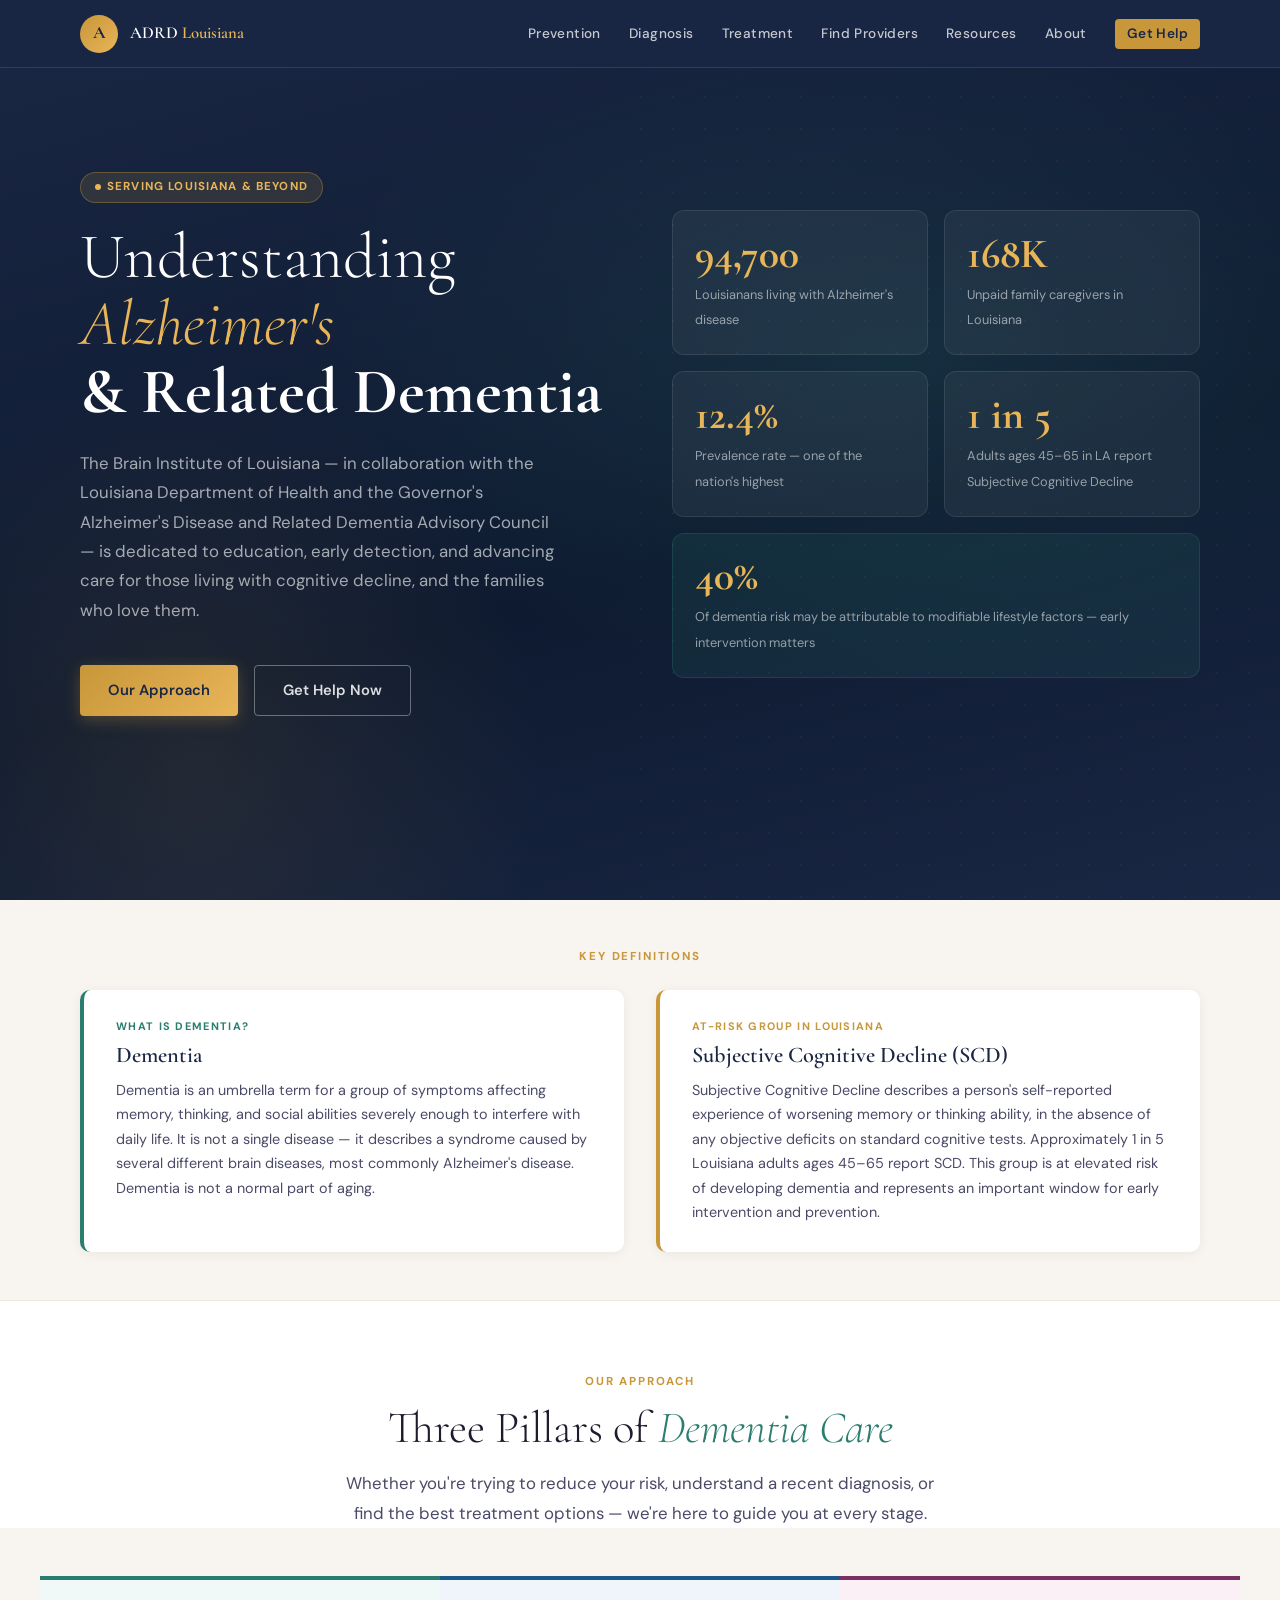
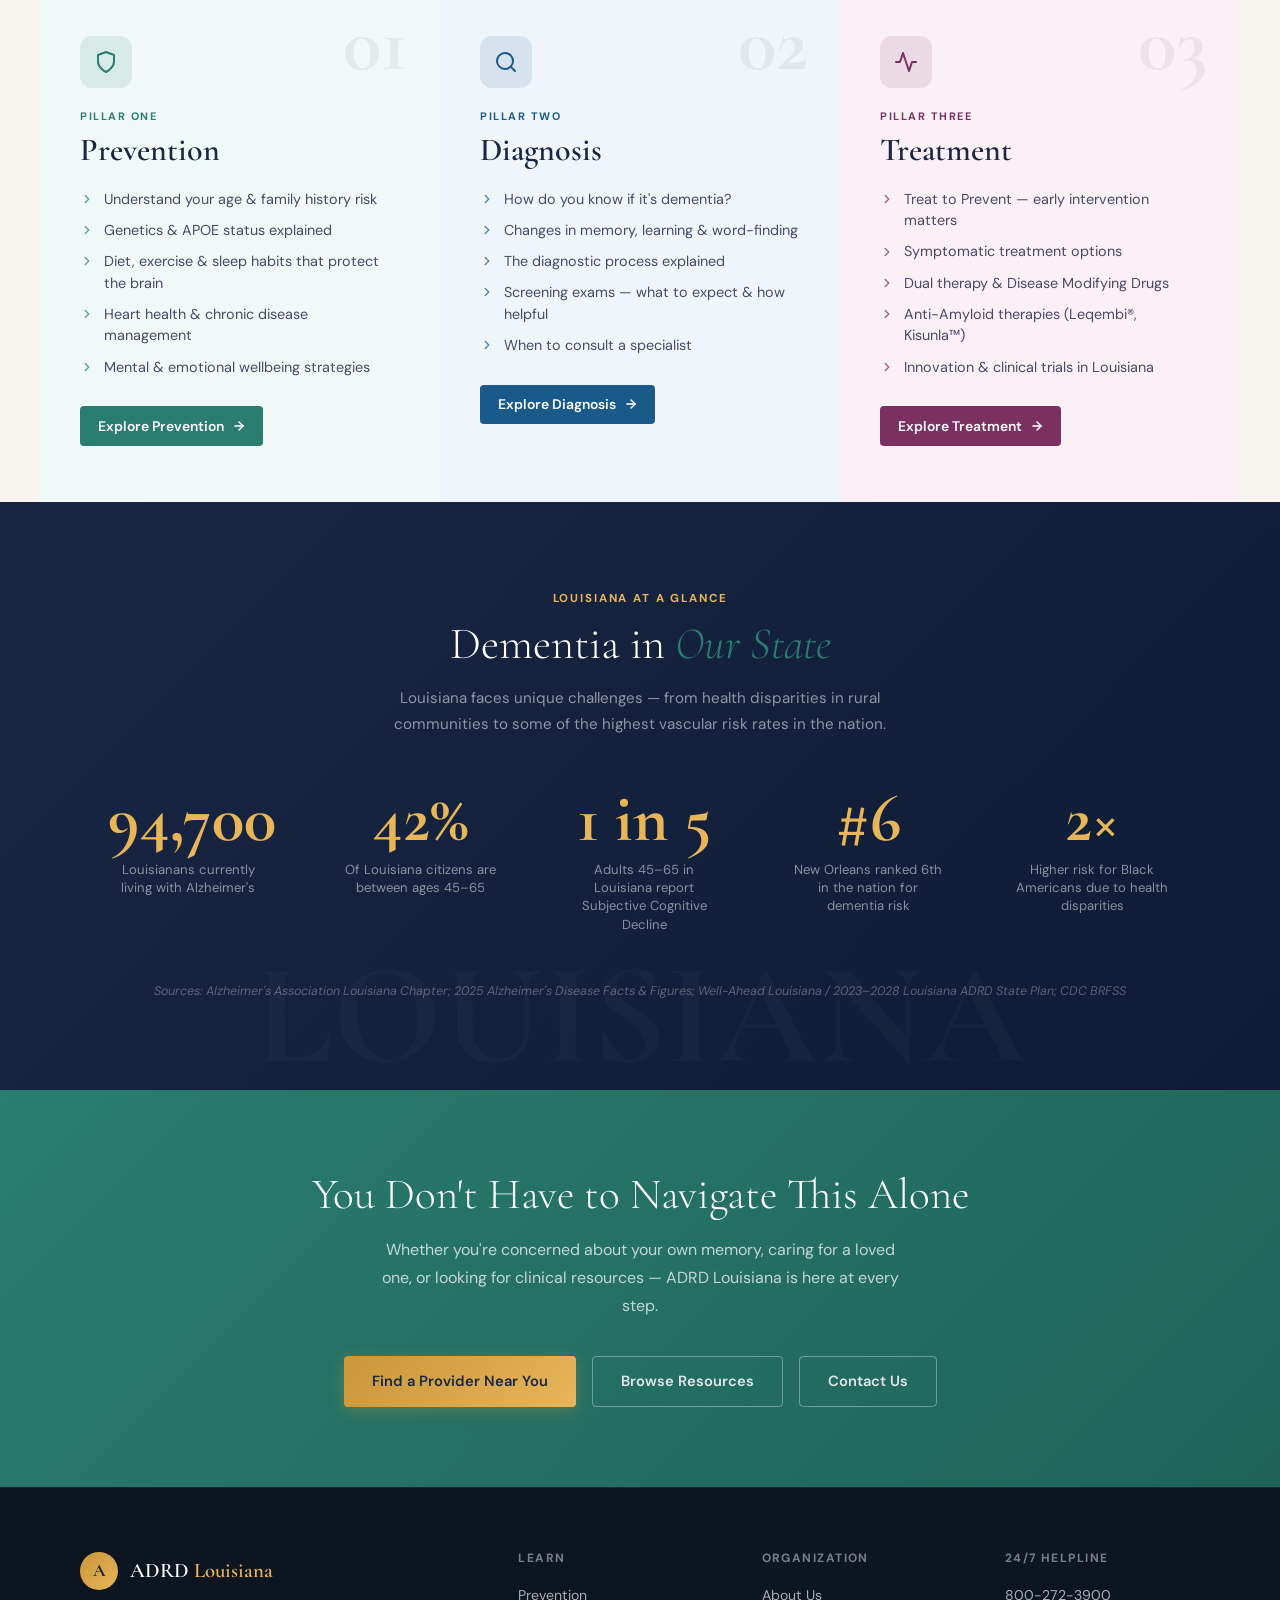
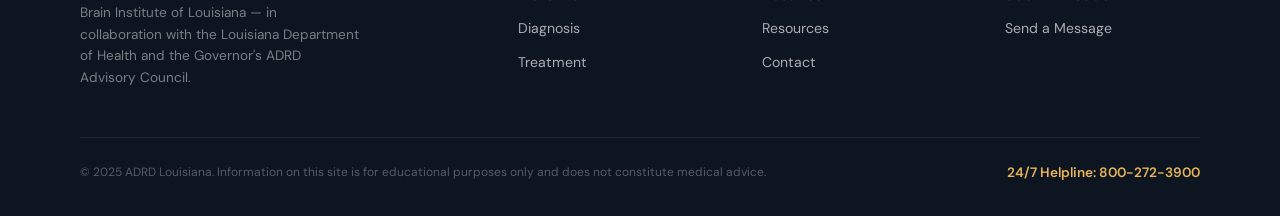
<file: index.html>
<!DOCTYPE html>
<html lang="en">
<head>
<meta charset="UTF-8"><meta name="viewport" content="width=device-width, initial-scale=1.0">
<title>ADRD Louisiana – Brain Institute of Louisiana</title>
<meta name="description" content="The Brain Institute of Louisiana — in collaboration with the Louisiana Department of Health and the Governor's Alzheimer's Disease and Related Dementia Advisory Council. Education, early detection, and care for those living with cognitive decline.">
<link rel="stylesheet" href="css/main.css">
<style>
.hero{min-height:100vh;background:var(--navy);position:relative;display:flex;align-items:center;overflow:hidden;padding-top:var(--nav-height);}
.hero-bg{position:absolute;inset:0;background:radial-gradient(ellipse 80% 60% at 70% 40%,rgba(42,125,111,.18) 0%,transparent 60%),radial-gradient(ellipse 50% 80% at 15% 85%,rgba(200,151,58,.10) 0%,transparent 55%),linear-gradient(165deg,#1a2744 0%,#0e1a30 60%,#1a2744 100%);}
.hero-mesh{position:absolute;right:0;top:0;bottom:0;width:50%;background-image:radial-gradient(circle at 1px 1px,rgba(255,255,255,.04) 1px,transparent 0);background-size:32px 32px;pointer-events:none;}
.hero-inner{position:relative;z-index:2;width:100%;max-width:1200px;margin:0 auto;padding:5rem 2.5rem;display:grid;grid-template-columns:1fr 1fr;gap:4rem;align-items:center;}
.hero h1{font-family:'Cormorant Garamond',serif;font-size:4rem;font-weight:300;line-height:1.05;color:var(--white);margin-bottom:1.5rem;}
.hero h1 em{font-style:italic;color:var(--gold-light);}
.hero h1 strong{font-weight:700;display:block;}
.hero-sub{font-size:1.05rem;color:rgba(255,255,255,.62);line-height:1.75;margin-bottom:2.5rem;max-width:480px;}
.hero-actions{display:flex;gap:1rem;flex-wrap:wrap;}
.hero-stats{display:grid;grid-template-columns:1fr 1fr;gap:1rem;}
.stat-card{background:rgba(255,255,255,.05);border:1px solid rgba(255,255,255,.09);border-radius:12px;padding:1.4rem;transition:background .25s;}
.stat-card:hover{background:rgba(255,255,255,.08);}
.stat-card.wide{grid-column:span 2;background:rgba(42,125,111,.14);border-color:rgba(42,125,111,.28);}
.stat-num{font-family:'Cormorant Garamond',serif;font-size:2.6rem;font-weight:700;color:var(--gold-light);line-height:1;display:block;margin-bottom:.35rem;}
.stat-label{font-size:.8rem;color:rgba(255,255,255,.55);line-height:1.4;}
.pillars-intro{background:var(--white);padding:4.5rem 2.5rem 0;text-align:center;}
.pillars-row{display:grid;grid-template-columns:repeat(3,1fr);max-width:1200px;margin:3rem auto 0;}
.pillar{padding:3.5rem 2.5rem;position:relative;overflow:hidden;transition:transform .3s;text-align:left;}
.pillar:hover{transform:translateY(-4px);}
.pillar-prevention{background:#f0f9f7;border-top:4px solid var(--prevention);}
.pillar-diagnosis{background:#f0f5fb;border-top:4px solid var(--diagnosis);}
.pillar-treatment{background:#faf0f6;border-top:4px solid var(--treatment);}
.pillar-num{position:absolute;top:1.5rem;right:2rem;font-family:'Cormorant Garamond',serif;font-size:5rem;font-weight:700;opacity:.06;line-height:1;pointer-events:none;}
.pillar-icon-wrap{width:52px;height:52px;border-radius:12px;display:flex;align-items:center;justify-content:center;margin-bottom:1.25rem;}
.pillar-prevention .pillar-icon-wrap{background:rgba(42,125,111,.12);color:var(--prevention);}
.pillar-diagnosis .pillar-icon-wrap{background:rgba(26,90,138,.12);color:var(--diagnosis);}
.pillar-treatment .pillar-icon-wrap{background:rgba(122,48,96,.12);color:var(--treatment);}
.pillar-tag{font-size:.68rem;font-weight:700;letter-spacing:.14em;text-transform:uppercase;margin-bottom:.4rem;display:block;}
.pillar-prevention .pillar-tag{color:var(--prevention);}
.pillar-diagnosis .pillar-tag{color:var(--diagnosis);}
.pillar-treatment .pillar-tag{color:var(--treatment);}
.pillar h2{font-family:'Cormorant Garamond',serif;font-size:2rem;font-weight:600;color:var(--navy);margin-bottom:1.25rem;}
.pillar ul{list-style:none;display:flex;flex-direction:column;gap:.6rem;margin-bottom:1.75rem;}
.pillar ul li{display:flex;align-items:flex-start;gap:.65rem;font-size:.9rem;color:var(--text-mid);line-height:1.5;}
.pillar ul li svg{flex-shrink:0;margin-top:.2rem;opacity:.7;}
.pillar-prevention ul li svg{stroke:var(--prevention);}
.pillar-diagnosis ul li svg{stroke:var(--diagnosis);}
.pillar-treatment ul li svg{stroke:var(--treatment);}
.pillar-cta{display:inline-flex;align-items:center;gap:.5rem;font-size:.87rem;font-weight:600;text-decoration:none;padding:.55rem 1.1rem;border-radius:4px;transition:all .2s;}
.pillar-prevention .pillar-cta{background:var(--prevention);color:var(--white);}
.pillar-prevention .pillar-cta:hover{background:#1f6357;}
.pillar-diagnosis .pillar-cta{background:var(--diagnosis);color:var(--white);}
.pillar-diagnosis .pillar-cta:hover{background:#134b78;}
.pillar-treatment .pillar-cta{background:var(--treatment);color:var(--white);}
.pillar-treatment .pillar-cta:hover{background:#63274f;}
.stats-band{background:linear-gradient(135deg,var(--navy) 0%,#0d1b36 100%);padding:5.5rem 2.5rem;text-align:center;position:relative;overflow:hidden;}
.stats-band::before{content:'LOUISIANA';position:absolute;bottom:-2.5rem;left:50%;transform:translateX(-50%);font-family:'Cormorant Garamond',serif;font-size:9rem;font-weight:700;color:rgba(255,255,255,.025);white-space:nowrap;pointer-events:none;}
.stats-row{display:flex;justify-content:center;gap:4rem;flex-wrap:wrap;margin-top:3rem;}
.big-stat{text-align:center;}
.big-stat-num{font-family:'Cormorant Garamond',serif;font-size:4.2rem;font-weight:700;color:var(--gold-light);line-height:1;display:block;}
.big-stat-label{font-size:.82rem;color:rgba(255,255,255,.5);margin-top:.5rem;max-width:160px;line-height:1.4;}
.stats-source{margin-top:3rem;font-size:.78rem;color:rgba(255,255,255,.3);font-style:italic;}
.cta-band{background:linear-gradient(135deg,var(--teal),#1f6357);padding:5rem 2.5rem;text-align:center;}
.cta-band h2{font-family:'Cormorant Garamond',serif;font-size:2.7rem;font-weight:300;color:var(--white);margin-bottom:1rem;}
.cta-band p{color:rgba(255,255,255,.72);max-width:520px;margin:0 auto 2.25rem;font-size:1rem;line-height:1.75;}
.cta-buttons{display:flex;gap:1rem;justify-content:center;flex-wrap:wrap;}
/* Definition box */
.def-band{background:var(--cream);padding:3rem 0;border-bottom:1px solid var(--cream-dark);}
.def-grid{display:grid;grid-template-columns:1fr 1fr;gap:2rem;}
.def-card{background:var(--white);border-radius:var(--radius);padding:1.75rem 2rem;border-left:4px solid var(--teal);box-shadow:var(--shadow-sm);}
.def-card h4{font-family:'Cormorant Garamond',serif;font-size:1.4rem;font-weight:600;color:var(--navy);margin-bottom:.6rem;}
.def-card p{font-size:.9rem;color:var(--text-mid);line-height:1.7;}
.def-card .def-tag{font-size:.68rem;font-weight:700;letter-spacing:.12em;text-transform:uppercase;color:var(--teal);margin-bottom:.4rem;display:block;}
@media(max-width:1024px){.hero-inner{grid-template-columns:1fr;}.hero-stats{display:none;}.hero h1{font-size:3rem;}.pillars-row{grid-template-columns:1fr;}}
@media(max-width:640px){.hero h1{font-size:2.5rem;}.stats-row{gap:2.5rem;}.def-grid{grid-template-columns:1fr;}}
</style>
</head>
<body>
<nav>
  <div class="nav-inner">
    <a href="index.html" class="nav-logo"><div class="nav-emblem">A</div><div class="nav-name">ADRD <span>Louisiana</span></div></a>
    <ul class="nav-links">
      <li><a href="prevention.html">Prevention</a></li>
      <li><a href="diagnosis.html">Diagnosis</a></li>
      <li><a href="treatment.html">Treatment</a></li>
      <li><a href="providers.html">Find Providers</a></li>
      <li><a href="resources.html">Resources</a></li>
      <li><a href="about.html">About</a></li>
      <li><a href="contact.html" class="nav-cta">Get Help</a></li>
    </ul>
    <button class="nav-toggle" aria-label="Toggle menu" aria-expanded="false"><span></span><span></span><span></span></button>
  </div>
</nav>

<section class="hero">
  <div class="hero-bg"></div><div class="hero-mesh"></div>
  <div class="hero-inner">
    <div>
      <div class="badge badge-gold badge-pulse animate-up" style="margin-bottom:1.25rem;">Serving Louisiana &amp; Beyond</div>
      <h1 class="animate-up delay-1">Understanding<br><em>Alzheimer's</em><br><strong>&amp; Related Dementia</strong></h1>
      <p class="hero-sub animate-up delay-2">The Brain Institute of Louisiana — in collaboration with the Louisiana Department of Health and the Governor's Alzheimer's Disease and Related Dementia Advisory Council — is dedicated to education, early detection, and advancing care for those living with cognitive decline, and the families who love them.</p>
      <div class="hero-actions animate-up delay-3">
        <a href="#pillars" class="btn btn-gold">Our Approach</a>
        <a href="contact.html" class="btn btn-outline-white">Get Help Now</a>
      </div>
    </div>
    <div class="hero-stats animate-up delay-4">
      <div class="stat-card"><span class="stat-num">94,700</span><span class="stat-label">Louisianans living with Alzheimer's disease</span></div>
      <div class="stat-card"><span class="stat-num">168K</span><span class="stat-label">Unpaid family caregivers in Louisiana</span></div>
      <div class="stat-card"><span class="stat-num">12.4%</span><span class="stat-label">Prevalence rate — one of the nation's highest</span></div>
      <div class="stat-card"><span class="stat-num">1 in 5</span><span class="stat-label">Adults ages 45–65 in LA report Subjective Cognitive Decline</span></div>
      <div class="stat-card wide"><span class="stat-num">40%</span><span class="stat-label">Of dementia risk may be attributable to modifiable lifestyle factors — early intervention matters</span></div>
    </div>
  </div>
</section>

<!-- DEFINITIONS BAND -->
<div class="def-band" id="definitions">
  <div class="container">
    <span class="section-eyebrow" style="text-align:center;display:block;margin-bottom:1.5rem;">Key Definitions</span>
    <div class="def-grid">
      <div class="def-card">
        <span class="def-tag">What is Dementia?</span>
        <h4>Dementia</h4>
        <p>Dementia is an umbrella term for a group of symptoms affecting memory, thinking, and social abilities severely enough to interfere with daily life. It is not a single disease — it describes a syndrome caused by several different brain diseases, most commonly Alzheimer's disease. Dementia is not a normal part of aging.</p>
      </div>
      <div class="def-card" style="border-left-color:var(--gold);">
        <span class="def-tag" style="color:var(--gold);">At-Risk Group in Louisiana</span>
        <h4>Subjective Cognitive Decline (SCD)</h4>
        <p>Subjective Cognitive Decline describes a person's self-reported experience of worsening memory or thinking ability, in the absence of any objective deficits on standard cognitive tests. Approximately 1 in 5 Louisiana adults ages 45–65 report SCD. This group is at elevated risk of developing dementia and represents an important window for early intervention and prevention.</p>
      </div>
    </div>
  </div>
</div>

<div class="pillars-intro" id="pillars">
  <div class="container" style="max-width:700px;">
    <span class="section-eyebrow">Our Approach</span>
    <h2 class="section-title">Three Pillars of <em>Dementia Care</em></h2>
    <p class="section-lead" style="margin:0 auto;">Whether you're trying to reduce your risk, understand a recent diagnosis, or find the best treatment options — we're here to guide you at every stage.</p>
  </div>
</div>

<div class="pillars-row">
  <div class="pillar pillar-prevention scroll-reveal">
    <div class="pillar-num">01</div>
    <div class="pillar-icon-wrap">
      <svg width="24" height="24" viewBox="0 0 24 24" fill="none" stroke="currentColor" stroke-width="2" stroke-linecap="round" stroke-linejoin="round"><path d="M12 22s8-4 8-10V5l-8-3-8 3v7c0 6 8 10 8 10z"/></svg>
    </div>
    <span class="pillar-tag">Pillar One</span>
    <h2>Prevention</h2>
    <ul>
      <li><svg width="14" height="14" viewBox="0 0 24 24" fill="none" stroke="currentColor" stroke-width="2.5" stroke-linecap="round" stroke-linejoin="round"><polyline points="9 18 15 12 9 6"/></svg>Understand your age &amp; family history risk</li>
      <li><svg width="14" height="14" viewBox="0 0 24 24" fill="none" stroke="currentColor" stroke-width="2.5" stroke-linecap="round" stroke-linejoin="round"><polyline points="9 18 15 12 9 6"/></svg>Genetics &amp; APOE status explained</li>
      <li><svg width="14" height="14" viewBox="0 0 24 24" fill="none" stroke="currentColor" stroke-width="2.5" stroke-linecap="round" stroke-linejoin="round"><polyline points="9 18 15 12 9 6"/></svg>Diet, exercise &amp; sleep habits that protect the brain</li>
      <li><svg width="14" height="14" viewBox="0 0 24 24" fill="none" stroke="currentColor" stroke-width="2.5" stroke-linecap="round" stroke-linejoin="round"><polyline points="9 18 15 12 9 6"/></svg>Heart health &amp; chronic disease management</li>
      <li><svg width="14" height="14" viewBox="0 0 24 24" fill="none" stroke="currentColor" stroke-width="2.5" stroke-linecap="round" stroke-linejoin="round"><polyline points="9 18 15 12 9 6"/></svg>Mental &amp; emotional wellbeing strategies</li>
    </ul>
    <a href="prevention.html" class="pillar-cta">Explore Prevention <svg width="14" height="14" viewBox="0 0 24 24" fill="none" stroke="currentColor" stroke-width="2.5" stroke-linecap="round" stroke-linejoin="round"><line x1="5" y1="12" x2="19" y2="12"/><polyline points="12 5 19 12 12 19"/></svg></a>
  </div>
  <div class="pillar pillar-diagnosis scroll-reveal">
    <div class="pillar-num">02</div>
    <div class="pillar-icon-wrap">
      <svg width="24" height="24" viewBox="0 0 24 24" fill="none" stroke="currentColor" stroke-width="2" stroke-linecap="round" stroke-linejoin="round"><circle cx="11" cy="11" r="8"/><line x1="21" y1="21" x2="16.65" y2="16.65"/></svg>
    </div>
    <span class="pillar-tag">Pillar Two</span>
    <h2>Diagnosis</h2>
    <ul>
      <li><svg width="14" height="14" viewBox="0 0 24 24" fill="none" stroke="currentColor" stroke-width="2.5" stroke-linecap="round" stroke-linejoin="round"><polyline points="9 18 15 12 9 6"/></svg>How do you know if it's dementia?</li>
      <li><svg width="14" height="14" viewBox="0 0 24 24" fill="none" stroke="currentColor" stroke-width="2.5" stroke-linecap="round" stroke-linejoin="round"><polyline points="9 18 15 12 9 6"/></svg>Changes in memory, learning &amp; word-finding</li>
      <li><svg width="14" height="14" viewBox="0 0 24 24" fill="none" stroke="currentColor" stroke-width="2.5" stroke-linecap="round" stroke-linejoin="round"><polyline points="9 18 15 12 9 6"/></svg>The diagnostic process explained</li>
      <li><svg width="14" height="14" viewBox="0 0 24 24" fill="none" stroke="currentColor" stroke-width="2.5" stroke-linecap="round" stroke-linejoin="round"><polyline points="9 18 15 12 9 6"/></svg>Screening exams — what to expect &amp; how helpful</li>
      <li><svg width="14" height="14" viewBox="0 0 24 24" fill="none" stroke="currentColor" stroke-width="2.5" stroke-linecap="round" stroke-linejoin="round"><polyline points="9 18 15 12 9 6"/></svg>When to consult a specialist</li>
    </ul>
    <a href="diagnosis.html" class="pillar-cta">Explore Diagnosis <svg width="14" height="14" viewBox="0 0 24 24" fill="none" stroke="currentColor" stroke-width="2.5" stroke-linecap="round" stroke-linejoin="round"><line x1="5" y1="12" x2="19" y2="12"/><polyline points="12 5 19 12 12 19"/></svg></a>
  </div>
  <div class="pillar pillar-treatment scroll-reveal">
    <div class="pillar-num">03</div>
    <div class="pillar-icon-wrap">
      <svg width="24" height="24" viewBox="0 0 24 24" fill="none" stroke="currentColor" stroke-width="2" stroke-linecap="round" stroke-linejoin="round"><path d="M22 12h-4l-3 9L9 3l-3 9H2"/></svg>
    </div>
    <span class="pillar-tag">Pillar Three</span>
    <h2>Treatment</h2>
    <ul>
      <li><svg width="14" height="14" viewBox="0 0 24 24" fill="none" stroke="currentColor" stroke-width="2.5" stroke-linecap="round" stroke-linejoin="round"><polyline points="9 18 15 12 9 6"/></svg>Treat to Prevent — early intervention matters</li>
      <li><svg width="14" height="14" viewBox="0 0 24 24" fill="none" stroke="currentColor" stroke-width="2.5" stroke-linecap="round" stroke-linejoin="round"><polyline points="9 18 15 12 9 6"/></svg>Symptomatic treatment options</li>
      <li><svg width="14" height="14" viewBox="0 0 24 24" fill="none" stroke="currentColor" stroke-width="2.5" stroke-linecap="round" stroke-linejoin="round"><polyline points="9 18 15 12 9 6"/></svg>Dual therapy &amp; Disease Modifying Drugs</li>
      <li><svg width="14" height="14" viewBox="0 0 24 24" fill="none" stroke="currentColor" stroke-width="2.5" stroke-linecap="round" stroke-linejoin="round"><polyline points="9 18 15 12 9 6"/></svg>Anti-Amyloid therapies (Leqembi®, Kisunla™)</li>
      <li><svg width="14" height="14" viewBox="0 0 24 24" fill="none" stroke="currentColor" stroke-width="2.5" stroke-linecap="round" stroke-linejoin="round"><polyline points="9 18 15 12 9 6"/></svg>Innovation &amp; clinical trials in Louisiana</li>
    </ul>
    <a href="treatment.html" class="pillar-cta">Explore Treatment <svg width="14" height="14" viewBox="0 0 24 24" fill="none" stroke="currentColor" stroke-width="2.5" stroke-linecap="round" stroke-linejoin="round"><line x1="5" y1="12" x2="19" y2="12"/><polyline points="12 5 19 12 12 19"/></svg></a>
  </div>
</div>

<section class="stats-band">
  <div class="container">
    <span class="section-eyebrow" style="color:var(--gold-light);">Louisiana at a Glance</span>
    <h2 class="section-title" style="color:var(--white);">Dementia in <em>Our State</em></h2>
    <p style="color:rgba(255,255,255,.52);max-width:560px;margin:0 auto;font-size:.95rem;line-height:1.7;">Louisiana faces unique challenges — from health disparities in rural communities to some of the highest vascular risk rates in the nation.</p>
    <div class="stats-row">
      <div class="big-stat scroll-reveal"><span class="big-stat-num">94,700</span><div class="big-stat-label">Louisianans currently living with Alzheimer's</div></div>
      <div class="big-stat scroll-reveal"><span class="big-stat-num">42%</span><div class="big-stat-label">Of Louisiana citizens are between ages 45–65</div></div>
      <div class="big-stat scroll-reveal"><span class="big-stat-num">1 in 5</span><div class="big-stat-label">Adults 45–65 in Louisiana report Subjective Cognitive Decline</div></div>
      <div class="big-stat scroll-reveal"><span class="big-stat-num">#6</span><div class="big-stat-label">New Orleans ranked 6th in the nation for dementia risk</div></div>
      <div class="big-stat scroll-reveal"><span class="big-stat-num">2×</span><div class="big-stat-label">Higher risk for Black Americans due to health disparities</div></div>
    </div>
    <p class="stats-source">Sources: Alzheimer's Association Louisiana Chapter; 2025 Alzheimer's Disease Facts &amp; Figures; Well-Ahead Louisiana / 2023–2028 Louisiana ADRD State Plan; CDC BRFSS</p>
  </div>
</section>

<section class="cta-band">
  <div class="container">
    <h2>You Don't Have to Navigate This Alone</h2>
    <p>Whether you're concerned about your own memory, caring for a loved one, or looking for clinical resources — ADRD Louisiana is here at every step.</p>
    <div class="cta-buttons">
      <a href="providers.html" class="btn btn-gold">Find a Provider Near You</a>
      <a href="resources.html" class="btn btn-outline-white">Browse Resources</a>
      <a href="contact.html" class="btn btn-outline-white">Contact Us</a>
    </div>
  </div>
</section>

<footer>
  <div class="container">
    <div class="footer-grid">
      <div><a href="index.html" class="footer-logo-wrap"><div class="nav-emblem">A</div><div class="footer-logo-name">ADRD <span>Louisiana</span></div></a><p class="footer-tagline">Brain Institute of Louisiana — in collaboration with the Louisiana Department of Health and the Governor's ADRD Advisory Council.</p></div>
      <div class="footer-col"><h4>Learn</h4><ul><li><a href="prevention.html">Prevention</a></li><li><a href="diagnosis.html">Diagnosis</a></li><li><a href="treatment.html">Treatment</a></li></ul></div>
      <div class="footer-col"><h4>Organization</h4><ul><li><a href="about.html">About Us</a></li><li><a href="resources.html">Resources</a></li><li><a href="contact.html">Contact</a></li></ul></div>
      <div class="footer-col"><h4>24/7 Helpline</h4><ul><li><a href="tel:8002723900">800-272-3900</a></li><li><a href="contact.html">Send a Message</a></li></ul></div>
    </div>
    <div class="footer-bottom">
      <p class="footer-legal">© 2025 ADRD Louisiana. Information on this site is for educational purposes only and does not constitute medical advice.</p>
      <div class="footer-helpline">24/7 Helpline: 800-272-3900</div>
    </div>
  </div>
</footer>
<script src="js/main.js"></script>
</body>
</html>
</file>
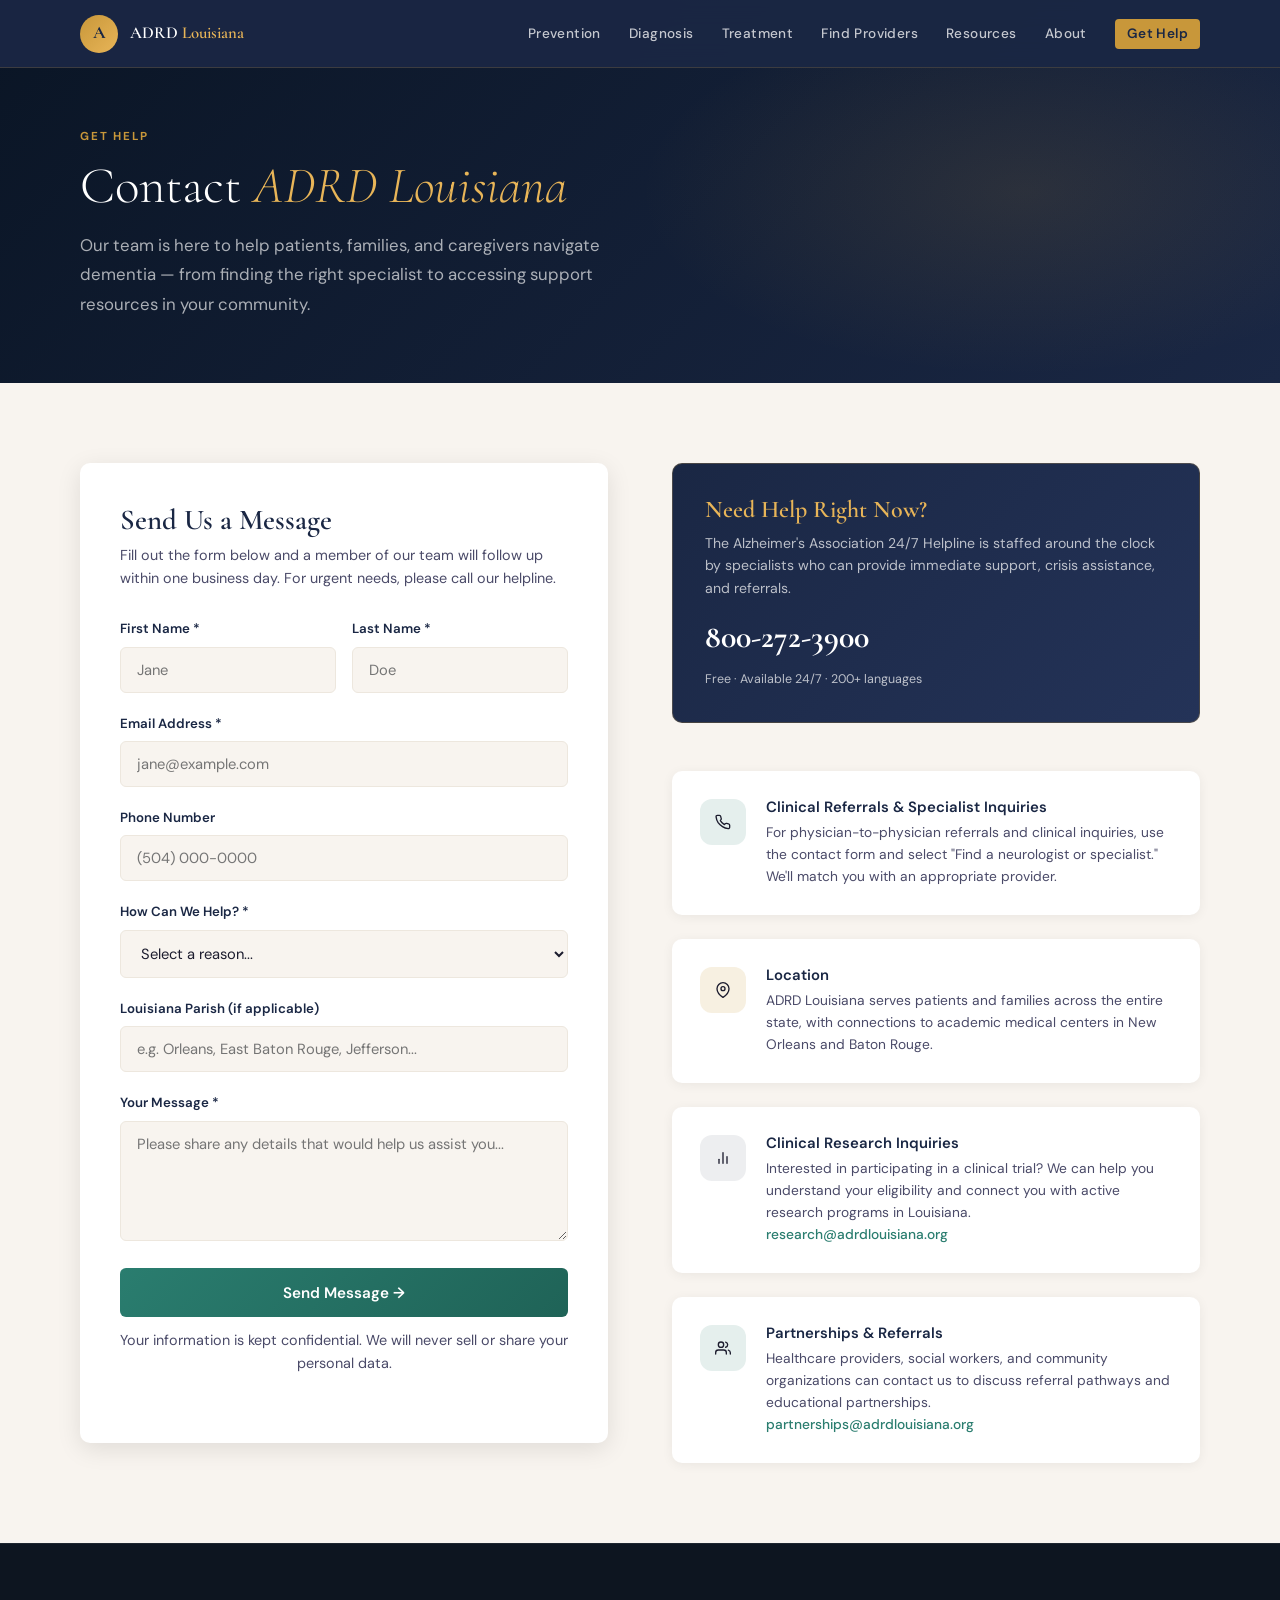
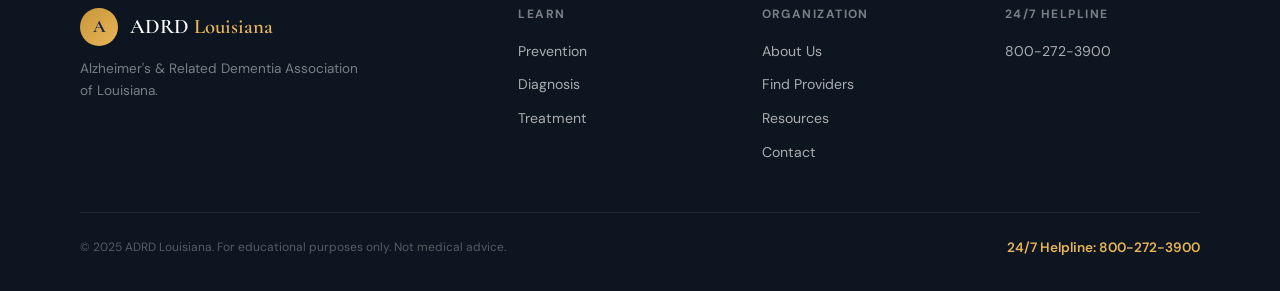
<file: contact.html>
<!DOCTYPE html>
<html lang="en">
<head>
<meta charset="UTF-8"><meta name="viewport" content="width=device-width, initial-scale=1.0">
<title>Contact – ADRD Louisiana</title>
<meta name="description" content="Contact ADRD Louisiana — reach our team, find a specialist, or access immediate support for dementia patients and caregivers.">
<link rel="stylesheet" href="css/main.css">
<style>
.contact-grid{display:grid;grid-template-columns:1fr 1fr;gap:4rem;align-items:start;}
.contact-form{background:var(--white);border-radius:var(--radius);padding:2.5rem;box-shadow:var(--shadow-md);}
.contact-form h2{font-family:'Cormorant Garamond',serif;font-size:1.8rem;font-weight:600;color:var(--navy);margin-bottom:.5rem;}
.contact-form p{font-size:.9rem;color:var(--text-mid);margin-bottom:1.75rem;line-height:1.6;}
.form-group{margin-bottom:1.25rem;}
.form-group label{display:block;font-size:.83rem;font-weight:600;color:var(--navy);margin-bottom:.45rem;}
.form-group input,.form-group select,.form-group textarea{width:100%;padding:.75rem 1rem;border:1.5px solid var(--cream-dark);border-radius:6px;font-size:.92rem;font-family:'DM Sans',sans-serif;color:var(--text-dark);background:var(--cream);transition:border-color .2s,box-shadow .2s;outline:none;}
.form-group input:focus,.form-group select:focus,.form-group textarea:focus{border-color:var(--teal);box-shadow:0 0 0 3px rgba(42,125,111,.1);}
.form-group textarea{resize:vertical;min-height:120px;}
.form-row{display:grid;grid-template-columns:1fr 1fr;gap:1rem;}
.submit-btn{width:100%;padding:.9rem;background:linear-gradient(135deg,var(--teal),#1f6357);color:var(--white);border:none;border-radius:6px;font-size:.95rem;font-weight:600;cursor:pointer;transition:all .2s;font-family:'DM Sans',sans-serif;}
.submit-btn:hover{transform:translateY(-2px);box-shadow:0 6px 20px rgba(42,125,111,.35);}
.form-disclaimer{font-size:.75rem;color:var(--text-light);text-align:center;margin-top:.75rem;line-height:1.5;}
.contact-info{display:flex;flex-direction:column;gap:1.5rem;}
.ci-card{background:var(--white);border-radius:var(--radius);padding:1.75rem;box-shadow:var(--shadow-sm);display:flex;gap:1.25rem;align-items:flex-start;}
.ci-icon{width:46px;height:46px;border-radius:12px;display:flex;align-items:center;justify-content:center;font-size:1.2rem;flex-shrink:0;}
.ci-icon.gold{background:rgba(200,151,58,.15);}
.ci-icon.teal{background:rgba(42,125,111,.12);}
.ci-icon.navy{background:rgba(26,39,68,.08);}
.ci-card h4{font-size:.93rem;font-weight:600;color:var(--navy);margin-bottom:.3rem;}
.ci-card p{font-size:.86rem;color:var(--text-mid);line-height:1.6;}
.ci-card a{color:var(--teal);text-decoration:none;font-weight:500;}
.ci-card a:hover{color:var(--navy);}
.urgent-box{background:linear-gradient(135deg,var(--navy),#243358);border-radius:var(--radius);padding:2rem;border:1px solid rgba(200,151,58,.25);margin-bottom:1.5rem;}
.urgent-box h3{font-family:'Cormorant Garamond',serif;font-size:1.5rem;font-weight:600;color:var(--gold-light);margin-bottom:.5rem;}
.urgent-box p{font-size:.88rem;color:rgba(255,255,255,.7);margin-bottom:.75rem;line-height:1.6;}
.urgent-num{font-family:'Cormorant Garamond',serif;font-size:2rem;font-weight:700;color:var(--white);}
.urgent-num a{color:inherit;text-decoration:none;}
.success-msg{display:none;background:rgba(42,125,111,.1);border:1px solid var(--teal);border-radius:6px;padding:1rem 1.25rem;font-size:.9rem;color:var(--teal);margin-top:1rem;text-align:center;}
@media(max-width:768px){.contact-grid{grid-template-columns:1fr;}.form-row{grid-template-columns:1fr;}}
</style>
</head>
<body>
<nav>
  <div class="nav-inner">
    <a href="index.html" class="nav-logo"><div class="nav-emblem">A</div><div class="nav-name">ADRD <span>Louisiana</span></div></a>
    <ul class="nav-links">
      <li><a href="prevention.html">Prevention</a></li>
      <li><a href="diagnosis.html">Diagnosis</a></li>
      <li><a href="treatment.html">Treatment</a></li>
      <li><a href="providers.html">Find Providers</a></li>
      <li><a href="resources.html">Resources</a></li>
      <li><a href="about.html">About</a></li>
      <li><a href="contact.html" class="nav-cta active">Get Help</a></li>
    </ul>
    <button class="nav-toggle" aria-label="Toggle menu"><span></span><span></span><span></span></button>
  </div>
</nav>

<div class="page-hero" style="background:linear-gradient(135deg,#0a1525,#1a2744);">
  <div class="page-hero-bg" style="background:radial-gradient(ellipse 50% 80% at 80% 50%,rgba(200,151,58,.12) 0%,transparent 60%);"></div>
  <div class="container page-hero-content">
    <span class="section-eyebrow">Get Help</span>
    <h1>Contact <em>ADRD Louisiana</em></h1>
    <p>Our team is here to help patients, families, and caregivers navigate dementia — from finding the right specialist to accessing support resources in your community.</p>
  </div>
</div>

<section class="cream">
  <div class="container">
    <div class="contact-grid">

      <!-- FORM -->
      <div class="contact-form scroll-reveal">
        <h2>Send Us a Message</h2>
        <p>Fill out the form below and a member of our team will follow up within one business day. For urgent needs, please call our helpline.</p>
        <form id="contact-form" novalidate>
          <div class="form-row">
            <div class="form-group"><label for="fname">First Name *</label><input type="text" id="fname" name="fname" required placeholder="Jane"></div>
            <div class="form-group"><label for="lname">Last Name *</label><input type="text" id="lname" name="lname" required placeholder="Doe"></div>
          </div>
          <div class="form-group"><label for="email">Email Address *</label><input type="email" id="email" name="email" required placeholder="jane@example.com"></div>
          <div class="form-group"><label for="phone">Phone Number</label><input type="tel" id="phone" name="phone" placeholder="(504) 000-0000"></div>
          <div class="form-group">
            <label for="reason">How Can We Help? *</label>
            <select id="reason" name="reason" required>
              <option value="">Select a reason...</option>
              <option value="specialist">Find a neurologist or specialist</option>
              <option value="diagnosis">Questions about diagnosis</option>
              <option value="treatment">Questions about treatment options</option>
              <option value="caregiver">Caregiver support &amp; resources</option>
              <option value="clinical">Clinical trial information</option>
              <option value="education">Educational programs</option>
              <option value="other">Other</option>
            </select>
          </div>
          <div class="form-group"><label for="parish">Louisiana Parish (if applicable)</label><input type="text" id="parish" name="parish" placeholder="e.g. Orleans, East Baton Rouge, Jefferson..."></div>
          <div class="form-group"><label for="message">Your Message *</label><textarea id="message" name="message" required placeholder="Please share any details that would help us assist you..."></textarea></div>
          <button type="submit" class="submit-btn">Send Message →</button>
          <div class="success-msg" id="success-msg">✓ Thank you — your message has been received. We'll be in touch within one business day.</div>
          <p class="form-disclaimer">Your information is kept confidential. We will never sell or share your personal data.</p>
        </form>
      </div>

      <!-- CONTACT INFO -->
      <div class="contact-info">
        <div class="urgent-box scroll-reveal">
          <h3>Need Help Right Now?</h3>
          <p>The Alzheimer's Association 24/7 Helpline is staffed around the clock by specialists who can provide immediate support, crisis assistance, and referrals.</p>
          <div class="urgent-num"><a href="tel:8002723900">800-272-3900</a></div>
          <p style="font-size:.78rem;margin-top:.5rem;margin-bottom:0;">Free · Available 24/7 · 200+ languages</p>
        </div>
        <div class="ci-card scroll-reveal">
          <div class="ci-icon teal"><svg class="icon icon-md" viewBox="0 0 24 24"><path d="M22 16.92v3a2 2 0 0 1-2.18 2 19.79 19.79 0 0 1-8.63-3.07A19.5 19.5 0 0 1 4.69 13a19.79 19.79 0 0 1-3.07-8.67A2 2 0 0 1 3.6 2h3a2 2 0 0 1 2 1.72c.127.96.361 1.903.7 2.81a2 2 0 0 1-.45 2.11L8.09 9.91a16 16 0 0 0 6 6l1.27-1.27a2 2 0 0 1 2.11-.45c.907.339 1.85.573 2.81.7A2 2 0 0 1 22 16.92z"/></svg></div>
          <div><h4>Clinical Referrals &amp; Specialist Inquiries</h4><p>For physician-to-physician referrals and clinical inquiries, use the contact form and select "Find a neurologist or specialist." We'll match you with an appropriate provider.</p></div>
        </div>
        <div class="ci-card scroll-reveal">
          <div class="ci-icon gold"><svg class="icon icon-md" viewBox="0 0 24 24"><path d="M21 10c0 7-9 13-9 13s-9-6-9-13a9 9 0 0 1 18 0z"/><circle cx="12" cy="10" r="3"/></svg></div>
          <div><h4>Location</h4><p>ADRD Louisiana serves patients and families across the entire state, with connections to academic medical centers in New Orleans and Baton Rouge.</p></div>
        </div>
        <div class="ci-card scroll-reveal">
          <div class="ci-icon navy"><svg class="icon icon-md" viewBox="0 0 24 24"><line x1="18" y1="20" x2="18" y2="10"/><line x1="12" y1="20" x2="12" y2="4"/><line x1="6" y1="20" x2="6" y2="14"/></svg></div>
          <div><h4>Clinical Research Inquiries</h4><p>Interested in participating in a clinical trial? We can help you understand your eligibility and connect you with active research programs in Louisiana.<br><a href="mailto:research@adrdlouisiana.org">research@adrdlouisiana.org</a></p></div>
        </div>
        <div class="ci-card scroll-reveal">
          <div class="ci-icon teal"><svg class="icon icon-md" viewBox="0 0 24 24"><path d="M17 21v-2a4 4 0 0 0-4-4H5a4 4 0 0 0-4 4v2"/><circle cx="9" cy="7" r="4"/><path d="M23 21v-2a4 4 0 0 0-3-3.87"/><path d="M16 3.13a4 4 0 0 1 0 7.75"/></svg></div>
          <div><h4>Partnerships &amp; Referrals</h4><p>Healthcare providers, social workers, and community organizations can contact us to discuss referral pathways and educational partnerships.<br><a href="mailto:partnerships@adrdlouisiana.org">partnerships@adrdlouisiana.org</a></p></div>
        </div>
      </div>
    </div>
  </div>
</section>

<footer>
  <div class="container">
    <div class="footer-grid">
      <div><a href="index.html" class="footer-logo-wrap"><div class="nav-emblem">A</div><div class="footer-logo-name">ADRD <span>Louisiana</span></div></a><p class="footer-tagline">Alzheimer's &amp; Related Dementia Association of Louisiana.</p></div>
      <div class="footer-col"><h4>Learn</h4><ul><li><a href="prevention.html">Prevention</a></li><li><a href="diagnosis.html">Diagnosis</a></li><li><a href="treatment.html">Treatment</a></li></ul></div>
      <div class="footer-col"><h4>Organization</h4><ul><li><a href="about.html">About Us</a></li><li><a href="providers.html">Find Providers</a></li>
      <li><a href="resources.html">Resources</a></li><li><a href="contact.html">Contact</a></li></ul></div>
      <div class="footer-col"><h4>24/7 Helpline</h4><ul><li><a href="tel:8002723900">800-272-3900</a></li></ul></div>
    </div>
    <div class="footer-bottom"><p class="footer-legal">© 2025 ADRD Louisiana. For educational purposes only. Not medical advice.</p><div class="footer-helpline">24/7 Helpline: 800-272-3900</div></div>
  </div>
</footer>
<script src="js/main.js"></script>
<script>
document.getElementById('contact-form').addEventListener('submit', function(e) {
  e.preventDefault();
  const required = this.querySelectorAll('[required]');
  let valid = true;
  required.forEach(f => { if (!f.value.trim()) { f.style.borderColor = '#e05'; valid = false; } else { f.style.borderColor = ''; } });
  if (valid) {
    document.getElementById('success-msg').style.display = 'block';
    this.querySelectorAll('input,select,textarea,button').forEach(el => el.disabled = true);
  }
});
</script>
</body>
</html>
</file>
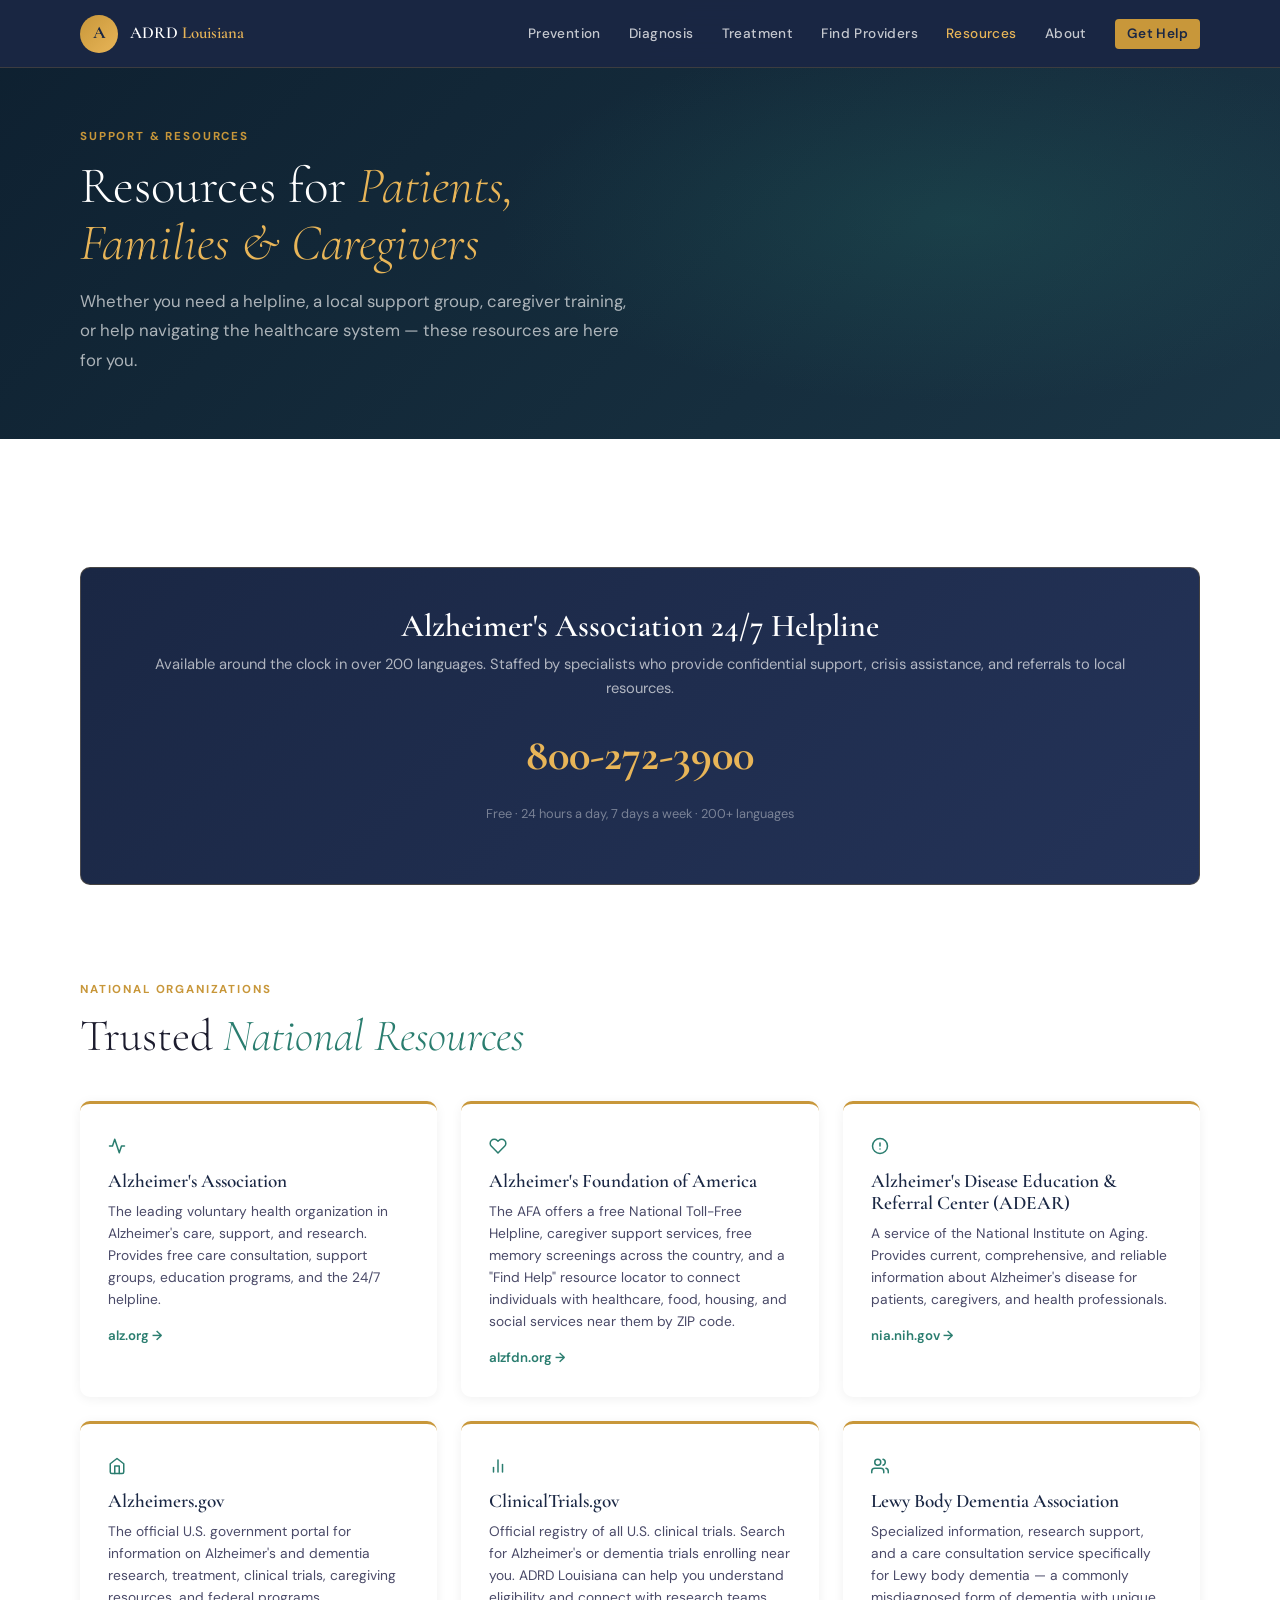
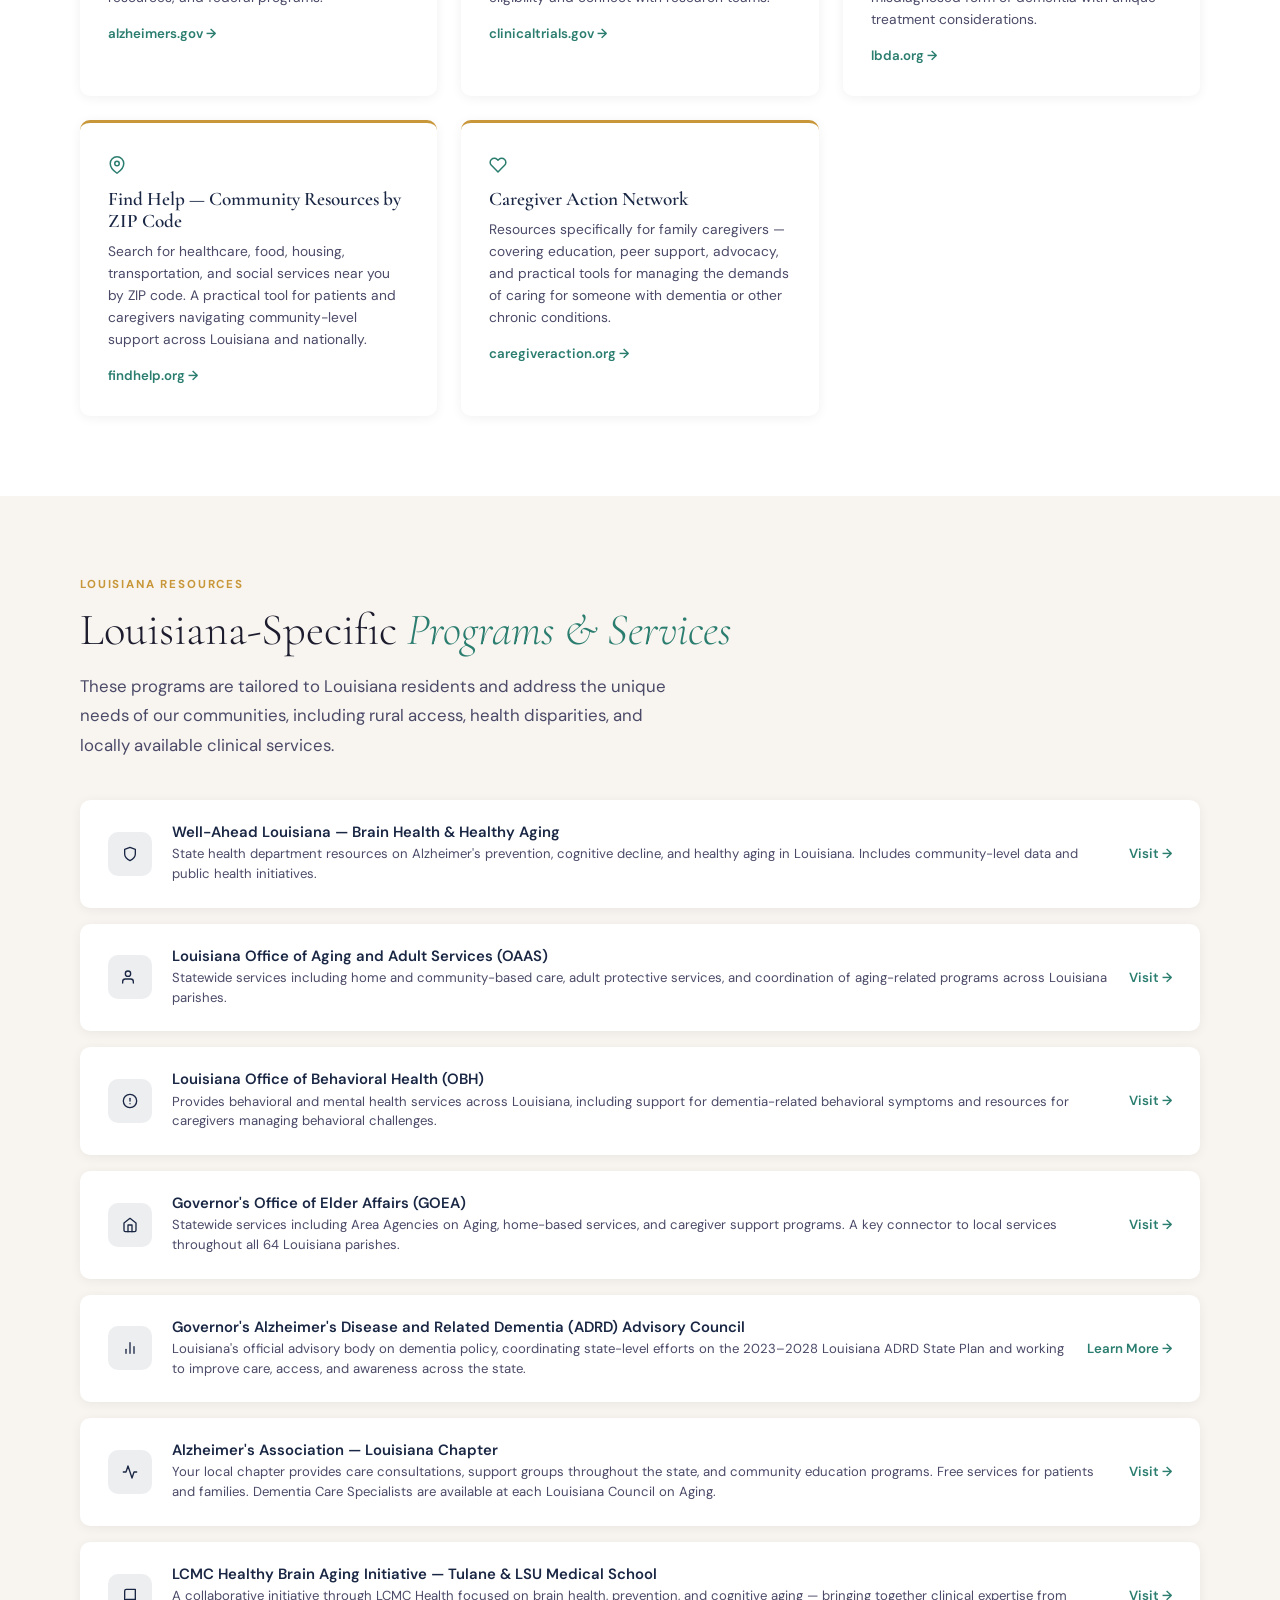
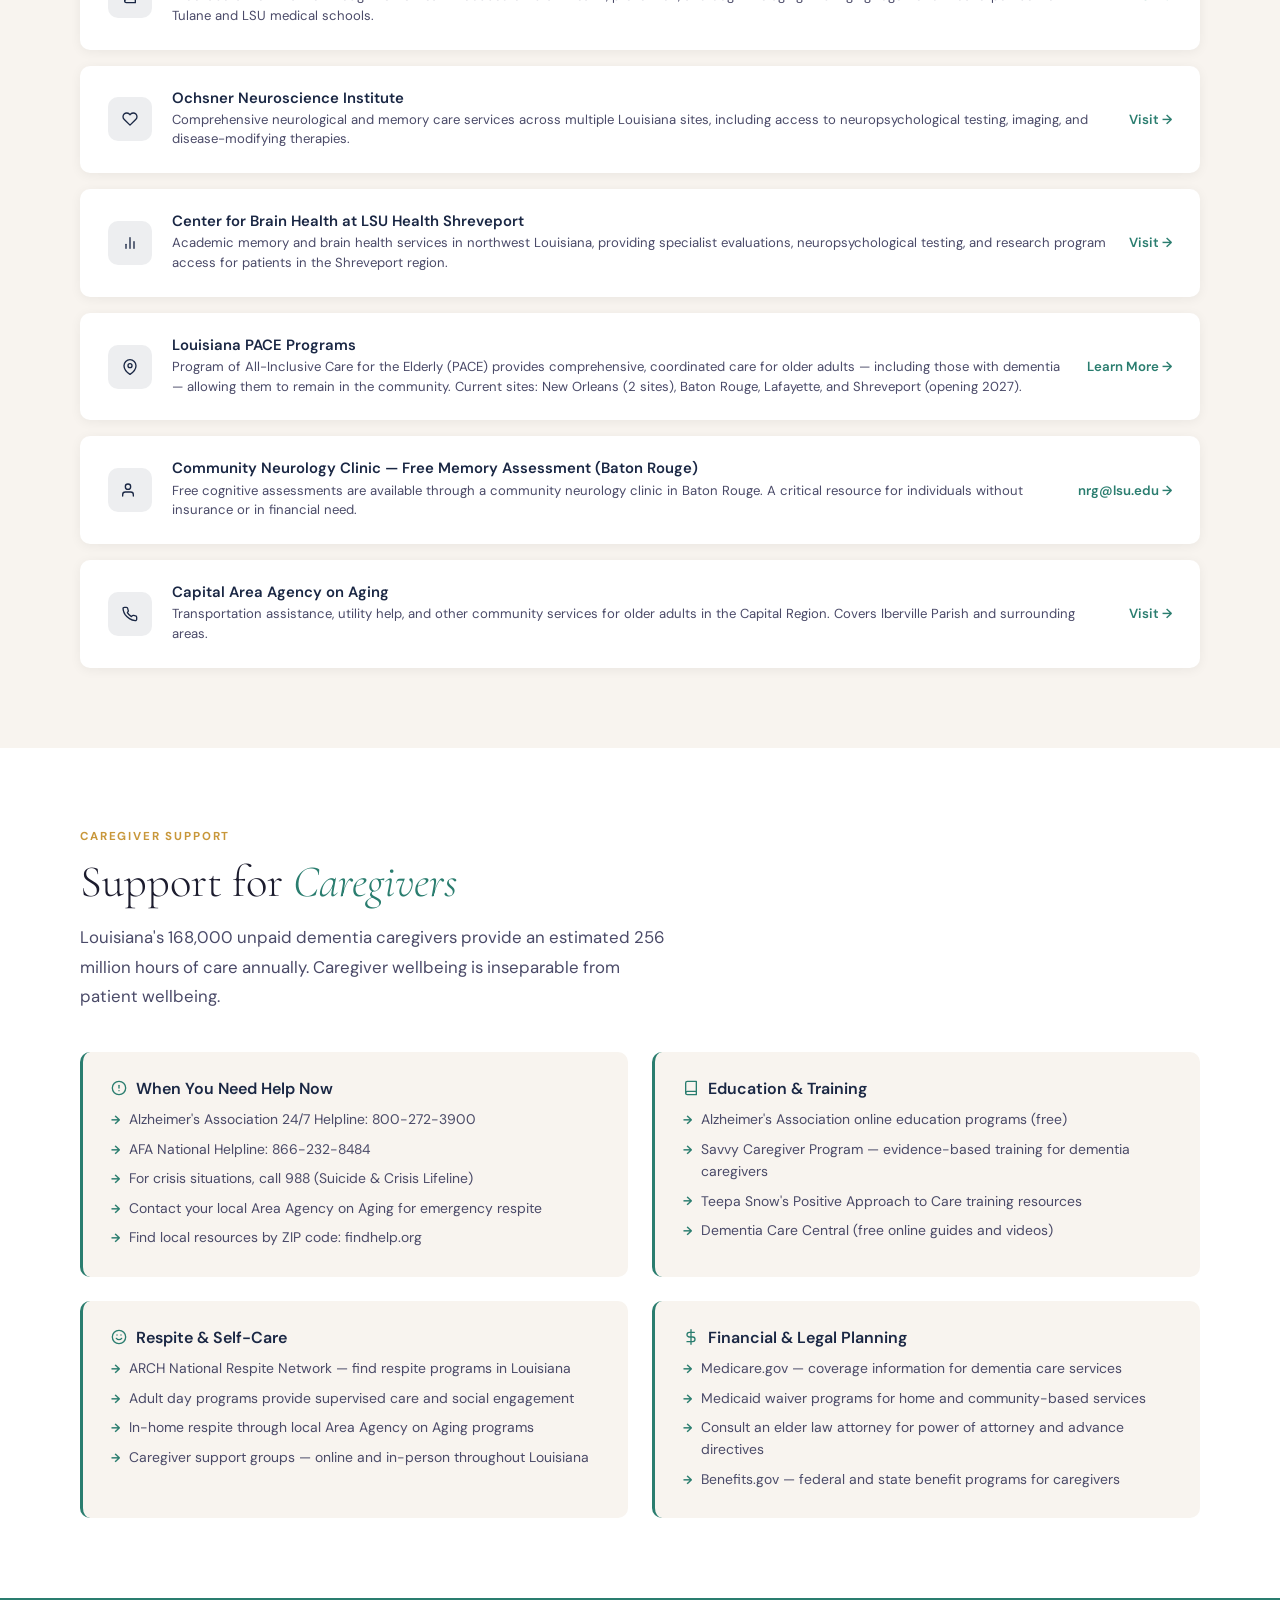
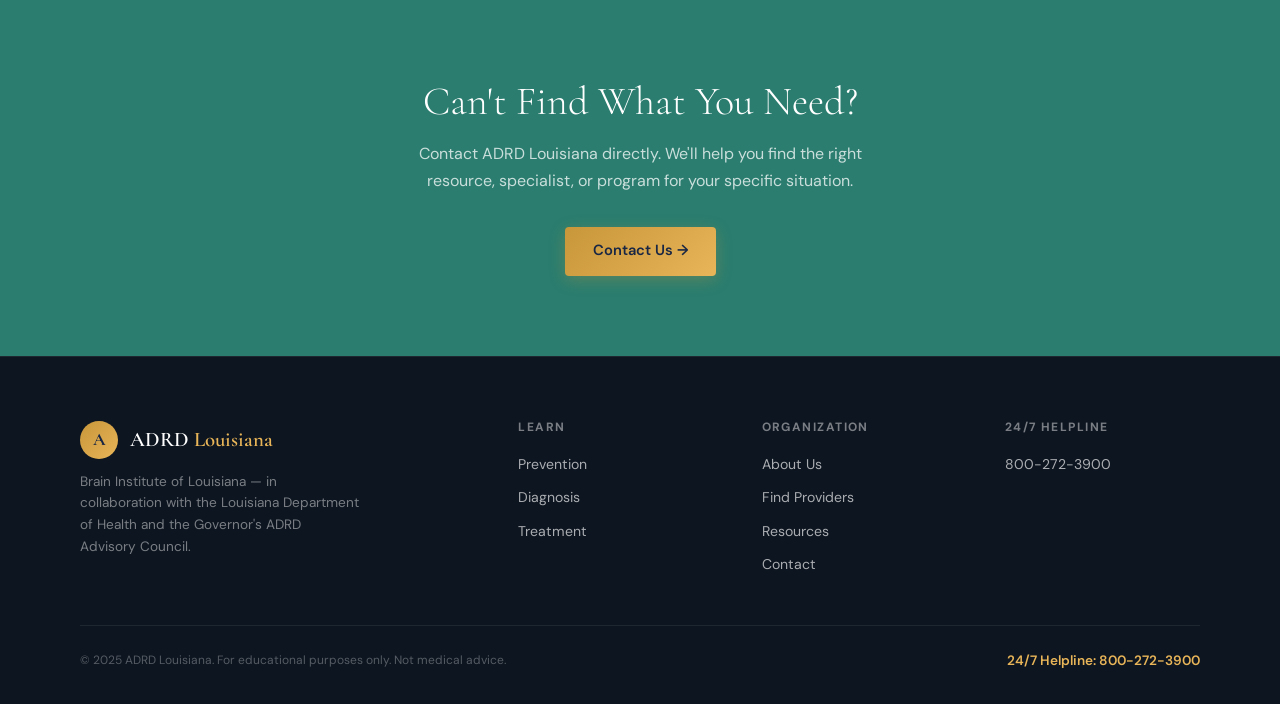
<file: resources.html>
<!DOCTYPE html>
<html lang="en">
<head>
<meta charset="UTF-8"><meta name="viewport" content="width=device-width, initial-scale=1.0">
<title>Resources – ADRD Louisiana</title>
<meta name="description" content="Find Louisiana-specific resources for Alzheimer's and dementia care — helplines, support groups, caregiver resources, and clinical research programs.">
<link rel="stylesheet" href="css/main.css">
<style>
.resource-grid{display:grid;grid-template-columns:repeat(3,1fr);gap:1.5rem;margin-top:2.5rem;}
.resource-card{background:var(--white);border-radius:var(--radius);padding:1.75rem;box-shadow:var(--shadow-sm);border-top:3px solid var(--gold);transition:transform .2s,box-shadow .2s;}
.resource-card:hover{transform:translateY(-3px);box-shadow:var(--shadow-md);}
.resource-card .rc-icon{margin-bottom:.75rem;color:var(--teal);}
.resource-card h3{font-family:'Cormorant Garamond',serif;font-size:1.2rem;font-weight:600;color:var(--navy);margin-bottom:.5rem;}
.resource-card p{font-size:.86rem;color:var(--text-mid);line-height:1.6;margin-bottom:.75rem;}
.resource-card a.rc-link{display:inline-flex;align-items:center;gap:.3rem;font-size:.83rem;font-weight:600;color:var(--teal);text-decoration:none;transition:color .2s;}
.resource-card a.rc-link:hover{color:var(--navy);}
.helpline-banner{background:linear-gradient(135deg,var(--navy),#243358);border-radius:var(--radius);padding:2.5rem;text-align:center;margin-top:3rem;border:1px solid rgba(200,151,58,.25);}
.helpline-banner h3{font-family:'Cormorant Garamond',serif;font-size:2rem;font-weight:600;color:var(--white);margin-bottom:.5rem;}
.helpline-banner p{font-size:.92rem;color:rgba(255,255,255,.65);margin-bottom:1.25rem;}
.helpline-num{font-family:'Cormorant Garamond',serif;font-size:2.8rem;font-weight:700;color:var(--gold-light);}
.la-resources{display:flex;flex-direction:column;gap:1rem;margin-top:2.5rem;}
.la-item{background:var(--white);border-radius:var(--radius);padding:1.5rem 1.75rem;box-shadow:var(--shadow-sm);display:grid;grid-template-columns:auto 1fr auto;gap:1.25rem;align-items:center;}
.la-item-icon{width:44px;height:44px;background:rgba(26,39,68,.08);border-radius:10px;display:flex;align-items:center;justify-content:center;flex-shrink:0;color:var(--navy);}
.la-item h4{font-size:.93rem;font-weight:600;color:var(--navy);margin-bottom:.2rem;}
.la-item p{font-size:.82rem;color:var(--text-mid);line-height:1.5;}
.la-item a{white-space:nowrap;font-size:.83rem;font-weight:600;color:var(--teal);text-decoration:none;transition:color .2s;}
.la-item a:hover{color:var(--navy);}
.caregiver-tips{display:grid;grid-template-columns:repeat(2,1fr);gap:1.5rem;margin-top:2.5rem;}
.ct-card{background:var(--cream);border-radius:var(--radius);padding:1.75rem;border-left:3px solid var(--teal);}
.ct-card h3{font-size:1rem;font-weight:600;color:var(--navy);margin-bottom:.65rem;}
.ct-card ul{list-style:none;display:flex;flex-direction:column;gap:.45rem;}
.ct-card ul li{font-size:.87rem;color:var(--text-mid);display:flex;gap:.55rem;align-items:flex-start;}
.ct-card ul li::before{content:'→';color:var(--teal);font-weight:700;flex-shrink:0;font-size:.75rem;margin-top:.18rem;}
@media(max-width:768px){.resource-grid,.caregiver-tips{grid-template-columns:1fr;}.la-item{grid-template-columns:auto 1fr;}.la-item a{display:none;}}
</style>
</head>
<body>
<nav>
  <div class="nav-inner">
    <a href="index.html" class="nav-logo"><div class="nav-emblem">A</div><div class="nav-name">ADRD <span>Louisiana</span></div></a>
    <ul class="nav-links">
      <li><a href="prevention.html">Prevention</a></li>
      <li><a href="diagnosis.html">Diagnosis</a></li>
      <li><a href="treatment.html">Treatment</a></li>
      <li><a href="providers.html">Find Providers</a></li>
      <li><a href="resources.html" class="active">Resources</a></li>
      <li><a href="about.html">About</a></li>
      <li><a href="contact.html" class="nav-cta">Get Help</a></li>
    </ul>
    <button class="nav-toggle" aria-label="Toggle menu"><span></span><span></span><span></span></button>
  </div>
</nav>

<div class="page-hero" style="background:linear-gradient(135deg,#0e2030,#1a3545);">
  <div class="page-hero-bg" style="background:radial-gradient(ellipse 60% 70% at 75% 50%,rgba(42,125,111,.22) 0%,transparent 60%);"></div>
  <div class="container page-hero-content">
    <span class="section-eyebrow">Support &amp; Resources</span>
    <h1>Resources for <em>Patients,<br>Families &amp; Caregivers</em></h1>
    <p>Whether you need a helpline, a local support group, caregiver training, or help navigating the healthcare system — these resources are here for you.</p>
  </div>
</div>

<!-- HELPLINE BANNER -->
<section class="white" style="padding-bottom:1rem;">
  <div class="container">
    <div class="helpline-banner">
      <h3>Alzheimer's Association 24/7 Helpline</h3>
      <p>Available around the clock in over 200 languages. Staffed by specialists who provide confidential support, crisis assistance, and referrals to local resources.</p>
      <div class="helpline-num"><a href="tel:8002723900" style="color:var(--gold-light);text-decoration:none;">800-272-3900</a></div>
      <p style="margin-top:.75rem;font-size:.8rem;color:rgba(255,255,255,.4);">Free · 24 hours a day, 7 days a week · 200+ languages</p>
    </div>
  </div>
</section>

<!-- NATIONAL RESOURCES — UPDATED with AFA and findhelp.org -->
<section class="white">
  <div class="container">
    <span class="section-eyebrow">National Organizations</span>
    <h2 class="section-title">Trusted <em>National Resources</em></h2>
    <div class="resource-grid">
      <div class="resource-card scroll-reveal">
        <div class="rc-icon"><svg class="icon icon-xl" viewBox="0 0 24 24"><path d="M22 12h-4l-3 9L9 3l-3 9H2"/></svg></div>
        <h3>Alzheimer's Association</h3>
        <p>The leading voluntary health organization in Alzheimer's care, support, and research. Provides free care consultation, support groups, education programs, and the 24/7 helpline.</p>
        <a href="https://www.alz.org" class="rc-link" target="_blank" rel="noopener">alz.org →</a>
      </div>
      <!-- NEW: Alzheimer's Foundation of America -->
      <div class="resource-card scroll-reveal">
        <div class="rc-icon"><svg class="icon icon-xl" viewBox="0 0 24 24"><path d="M20.84 4.61a5.5 5.5 0 0 0-7.78 0L12 5.67l-1.06-1.06a5.5 5.5 0 0 0-7.78 7.78l1.06 1.06L12 21.23l7.78-7.78 1.06-1.06a5.5 5.5 0 0 0 0-7.78z"/></svg></div>
        <h3>Alzheimer's Foundation of America</h3>
        <p>The AFA offers a free National Toll-Free Helpline, caregiver support services, free memory screenings across the country, and a "Find Help" resource locator to connect individuals with healthcare, food, housing, and social services near them by ZIP code.</p>
        <a href="https://alzfdn.org/" class="rc-link" target="_blank" rel="noopener">alzfdn.org →</a>
      </div>
      <div class="resource-card scroll-reveal">
        <div class="rc-icon"><svg class="icon icon-xl" viewBox="0 0 24 24"><circle cx="12" cy="12" r="10"/><line x1="12" y1="8" x2="12" y2="12"/><line x1="12" y1="16" x2="12.01" y2="16"/></svg></div>
        <h3>Alzheimer's Disease Education &amp; Referral Center (ADEAR)</h3>
        <p>A service of the National Institute on Aging. Provides current, comprehensive, and reliable information about Alzheimer's disease for patients, caregivers, and health professionals.</p>
        <a href="https://www.nia.nih.gov/health/alzheimers" class="rc-link" target="_blank" rel="noopener">nia.nih.gov →</a>
      </div>
      <div class="resource-card scroll-reveal">
        <div class="rc-icon"><svg class="icon icon-xl" viewBox="0 0 24 24"><path d="M3 9l9-7 9 7v11a2 2 0 0 1-2 2H5a2 2 0 0 1-2-2z"/><polyline points="9 22 9 12 15 12 15 22"/></svg></div>
        <h3>Alzheimers.gov</h3>
        <p>The official U.S. government portal for information on Alzheimer's and dementia research, treatment, clinical trials, caregiving resources, and federal programs.</p>
        <a href="https://www.alzheimers.gov" class="rc-link" target="_blank" rel="noopener">alzheimers.gov →</a>
      </div>
      <div class="resource-card scroll-reveal">
        <div class="rc-icon"><svg class="icon icon-xl" viewBox="0 0 24 24"><line x1="18" y1="20" x2="18" y2="10"/><line x1="12" y1="20" x2="12" y2="4"/><line x1="6" y1="20" x2="6" y2="14"/></svg></div>
        <h3>ClinicalTrials.gov</h3>
        <p>Official registry of all U.S. clinical trials. Search for Alzheimer's or dementia trials enrolling near you. ADRD Louisiana can help you understand eligibility and connect with research teams.</p>
        <a href="https://clinicaltrials.gov" class="rc-link" target="_blank" rel="noopener">clinicaltrials.gov →</a>
      </div>
      <div class="resource-card scroll-reveal">
        <div class="rc-icon"><svg class="icon icon-xl" viewBox="0 0 24 24"><path d="M17 21v-2a4 4 0 0 0-4-4H5a4 4 0 0 0-4 4v2"/><circle cx="9" cy="7" r="4"/><path d="M23 21v-2a4 4 0 0 0-3-3.87"/><path d="M16 3.13a4 4 0 0 1 0 7.75"/></svg></div>
        <h3>Lewy Body Dementia Association</h3>
        <p>Specialized information, research support, and a care consultation service specifically for Lewy body dementia — a commonly misdiagnosed form of dementia with unique treatment considerations.</p>
        <a href="https://www.lbda.org" class="rc-link" target="_blank" rel="noopener">lbda.org →</a>
      </div>
      <div class="resource-card scroll-reveal">
        <div class="rc-icon"><svg class="icon icon-xl" viewBox="0 0 24 24"><path d="M21 10c0 7-9 13-9 13s-9-6-9-13a9 9 0 0 1 18 0z"/><circle cx="12" cy="10" r="3"/></svg></div>
        <h3>Find Help — Community Resources by ZIP Code</h3>
        <p>Search for healthcare, food, housing, transportation, and social services near you by ZIP code. A practical tool for patients and caregivers navigating community-level support across Louisiana and nationally.</p>
        <a href="https://findhelp.org/" class="rc-link" target="_blank" rel="noopener">findhelp.org →</a>
      </div>
      <div class="resource-card scroll-reveal">
        <div class="rc-icon"><svg class="icon icon-xl" viewBox="0 0 24 24"><path d="M20.84 4.61a5.5 5.5 0 0 0-7.78 0L12 5.67l-1.06-1.06a5.5 5.5 0 0 0-7.78 7.78l1.06 1.06L12 21.23l7.78-7.78 1.06-1.06a5.5 5.5 0 0 0 0-7.78z"/></svg></div>
        <h3>Caregiver Action Network</h3>
        <p>Resources specifically for family caregivers — covering education, peer support, advocacy, and practical tools for managing the demands of caring for someone with dementia or other chronic conditions.</p>
        <a href="https://www.caregiveraction.org" class="rc-link" target="_blank" rel="noopener">caregiveraction.org →</a>
      </div>
    </div>
  </div>
</section>

<!-- LOUISIANA-SPECIFIC — RESTRUCTURED per Dr. Foundas -->
<section class="cream">
  <div class="container">
    <span class="section-eyebrow">Louisiana Resources</span>
    <h2 class="section-title">Louisiana-Specific <em>Programs &amp; Services</em></h2>
    <p class="section-lead">These programs are tailored to Louisiana residents and address the unique needs of our communities, including rural access, health disparities, and locally available clinical services.</p>
    <div class="la-resources">

      <div class="la-item scroll-reveal">
        <div class="la-item-icon"><svg class="icon icon-md" viewBox="0 0 24 24"><path d="M12 22s8-4 8-10V5l-8-3-8 3v7c0 6 8 10 8 10z"/></svg></div>
        <div><h4>Well-Ahead Louisiana — Brain Health &amp; Healthy Aging</h4><p>State health department resources on Alzheimer's prevention, cognitive decline, and healthy aging in Louisiana. Includes community-level data and public health initiatives.</p></div>
        <a href="https://wellaheadla.com/healthy-aging/alzheimers-and-dementia/" target="_blank" rel="noopener">Visit →</a>
      </div>

      <div class="la-item scroll-reveal">
        <div class="la-item-icon"><svg class="icon icon-md" viewBox="0 0 24 24"><path d="M17 21v-2a4 4 0 0 0-4-4H5a4 4 0 0 0-4 4v2"/><circle cx="9" cy="7" r="4"/></svg></div>
        <div><h4>Louisiana Office of Aging and Adult Services (OAAS)</h4><p>Statewide services including home and community-based care, adult protective services, and coordination of aging-related programs across Louisiana parishes.</p></div>
        <a href="https://ldh.la.gov/oaas" target="_blank" rel="noopener">Visit →</a>
      </div>

      <div class="la-item scroll-reveal">
        <div class="la-item-icon"><svg class="icon icon-md" viewBox="0 0 24 24"><circle cx="12" cy="12" r="10"/><line x1="12" y1="8" x2="12" y2="12"/><line x1="12" y1="16" x2="12.01" y2="16"/></svg></div>
        <div><h4>Louisiana Office of Behavioral Health (OBH)</h4><p>Provides behavioral and mental health services across Louisiana, including support for dementia-related behavioral symptoms and resources for caregivers managing behavioral challenges.</p></div>
        <a href="https://ldh.la.gov/obh" target="_blank" rel="noopener">Visit →</a>
      </div>

      <div class="la-item scroll-reveal">
        <div class="la-item-icon"><svg class="icon icon-md" viewBox="0 0 24 24"><path d="M3 9l9-7 9 7v11a2 2 0 0 1-2 2H5a2 2 0 0 1-2-2z"/><polyline points="9 22 9 12 15 12 15 22"/></svg></div>
        <div><h4>Governor's Office of Elder Affairs (GOEA)</h4><p>Statewide services including Area Agencies on Aging, home-based services, and caregiver support programs. A key connector to local services throughout all 64 Louisiana parishes.</p></div>
        <a href="https://goea.louisiana.gov" target="_blank" rel="noopener">Visit →</a>
      </div>

      <div class="la-item scroll-reveal">
        <div class="la-item-icon"><svg class="icon icon-md" viewBox="0 0 24 24"><line x1="18" y1="20" x2="18" y2="10"/><line x1="12" y1="20" x2="12" y2="4"/><line x1="6" y1="20" x2="6" y2="14"/></svg></div>
        <div><h4>Governor's Alzheimer's Disease and Related Dementia (ADRD) Advisory Council</h4><p>Louisiana's official advisory body on dementia policy, coordinating state-level efforts on the 2023–2028 Louisiana ADRD State Plan and working to improve care, access, and awareness across the state.</p></div>
        <a href="https://wellaheadla.com" target="_blank" rel="noopener">Learn More →</a>
      </div>

      <div class="la-item scroll-reveal">
        <div class="la-item-icon"><svg class="icon icon-md" viewBox="0 0 24 24"><path d="M22 12h-4l-3 9L9 3l-3 9H2"/></svg></div>
        <div><h4>Alzheimer's Association — Louisiana Chapter</h4><p>Your local chapter provides care consultations, support groups throughout the state, and community education programs. Free services for patients and families. Dementia Care Specialists are available at each Louisiana Council on Aging.</p></div>
        <a href="https://www.alz.org/louisiana" target="_blank" rel="noopener">Visit →</a>
      </div>

      <div class="la-item scroll-reveal">
        <div class="la-item-icon"><svg class="icon icon-md" viewBox="0 0 24 24"><path d="M4 19.5A2.5 2.5 0 0 1 6.5 17H20"/><path d="M6.5 2H20v20H6.5A2.5 2.5 0 0 1 4 19.5v-15A2.5 2.5 0 0 1 6.5 2z"/></svg></div>
        <div><h4>LCMC Healthy Brain Aging Initiative — Tulane &amp; LSU Medical School</h4><p>A collaborative initiative through LCMC Health focused on brain health, prevention, and cognitive aging — bringing together clinical expertise from Tulane and LSU medical schools.</p></div>
        <a href="https://www.lcmchealth.org/our-services/neuroscience-institute-at-lcmc-health/healthy-brain-aging-initiative/" target="_blank" rel="noopener">Visit →</a>
      </div>

      <div class="la-item scroll-reveal">
        <div class="la-item-icon"><svg class="icon icon-md" viewBox="0 0 24 24"><path d="M20.84 4.61a5.5 5.5 0 0 0-7.78 0L12 5.67l-1.06-1.06a5.5 5.5 0 0 0-7.78 7.78l1.06 1.06L12 21.23l7.78-7.78 1.06-1.06a5.5 5.5 0 0 0 0-7.78z"/></svg></div>
        <div><h4>Ochsner Neuroscience Institute</h4><p>Comprehensive neurological and memory care services across multiple Louisiana sites, including access to neuropsychological testing, imaging, and disease-modifying therapies.</p></div>
        <a href="https://www.ochsner.org/services/neurosciences/" target="_blank" rel="noopener">Visit →</a>
      </div>

      <div class="la-item scroll-reveal">
        <div class="la-item-icon"><svg class="icon icon-md" viewBox="0 0 24 24"><line x1="18" y1="20" x2="18" y2="10"/><line x1="12" y1="20" x2="12" y2="4"/><line x1="6" y1="20" x2="6" y2="14"/></svg></div>
        <div><h4>Center for Brain Health at LSU Health Shreveport</h4><p>Academic memory and brain health services in northwest Louisiana, providing specialist evaluations, neuropsychological testing, and research program access for patients in the Shreveport region.</p></div>
        <a href="https://www.lsuhscshreveport.edu" target="_blank" rel="noopener">Visit →</a>
      </div>

      <div class="la-item scroll-reveal">
        <div class="la-item-icon"><svg class="icon icon-md" viewBox="0 0 24 24"><path d="M21 10c0 7-9 13-9 13s-9-6-9-13a9 9 0 0 1 18 0z"/><circle cx="12" cy="10" r="3"/></svg></div>
        <div><h4>Louisiana PACE Programs</h4><p>Program of All-Inclusive Care for the Elderly (PACE) provides comprehensive, coordinated care for older adults — including those with dementia — allowing them to remain in the community. Current sites: New Orleans (2 sites), Baton Rouge, Lafayette, and Shreveport (opening 2027).</p></div>
        <a href="https://ldh.la.gov/oaas" target="_blank" rel="noopener">Learn More →</a>
      </div>

      <div class="la-item scroll-reveal">
        <div class="la-item-icon"><svg class="icon icon-md" viewBox="0 0 24 24"><path d="M17 21v-2a4 4 0 0 0-4-4H5a4 4 0 0 0-4 4v2"/><circle cx="9" cy="7" r="4"/></svg></div>
        <div><h4>Community Neurology Clinic — Free Memory Assessment (Baton Rouge)</h4><p>Free cognitive assessments are available through a community neurology clinic in Baton Rouge. A critical resource for individuals without insurance or in financial need.</p></div>
        <a href="mailto:nrg@lsu.edu">nrg@lsu.edu →</a>
      </div>

      <div class="la-item scroll-reveal">
        <div class="la-item-icon"><svg class="icon icon-md" viewBox="0 0 24 24"><path d="M22 16.92v3a2 2 0 0 1-2.18 2 19.79 19.79 0 0 1-8.63-3.07A19.5 19.5 0 0 1 4.69 13a19.79 19.79 0 0 1-3.07-8.67A2 2 0 0 1 3.6 2h3a2 2 0 0 1 2 1.72c.127.96.361 1.903.7 2.81a2 2 0 0 1-.45 2.11L8.09 9.91a16 16 0 0 0 6 6l1.27-1.27a2 2 0 0 1 2.11-.45c.907.339 1.85.573 2.81.7A2 2 0 0 1 22 16.92z"/></svg></div>
        <div><h4>Capital Area Agency on Aging</h4><p>Transportation assistance, utility help, and other community services for older adults in the Capital Region. Covers Iberville Parish and surrounding areas.</p></div>
        <a href="https://www.capitalaaa.org/services-by-parish/iberville-parish/" target="_blank" rel="noopener">Visit →</a>
      </div>

    </div>
  </div>
</section>

<!-- CAREGIVER RESOURCES -->
<section class="white">
  <div class="container">
    <span class="section-eyebrow">Caregiver Support</span>
    <h2 class="section-title">Support for <em>Caregivers</em></h2>
    <p class="section-lead">Louisiana's 168,000 unpaid dementia caregivers provide an estimated 256 million hours of care annually. Caregiver wellbeing is inseparable from patient wellbeing.</p>
    <div class="caregiver-tips">
      <div class="ct-card scroll-reveal">
        <h3 style="display:flex;align-items:center;gap:.55rem;"><svg class="icon icon-md" viewBox="0 0 24 24" style="flex-shrink:0;stroke:var(--teal)"><circle cx="12" cy="12" r="10"/><line x1="12" y1="8" x2="12" y2="12"/><line x1="12" y1="16" x2="12.01" y2="16"/></svg> When You Need Help Now</h3>
        <ul>
          <li>Alzheimer's Association 24/7 Helpline: 800-272-3900</li>
          <li>AFA National Helpline: 866-232-8484</li>
          <li>For crisis situations, call 988 (Suicide &amp; Crisis Lifeline)</li>
          <li>Contact your local Area Agency on Aging for emergency respite</li>
          <li>Find local resources by ZIP code: findhelp.org</li>
        </ul>
      </div>
      <div class="ct-card scroll-reveal">
        <h3 style="display:flex;align-items:center;gap:.55rem;"><svg class="icon icon-md" viewBox="0 0 24 24" style="flex-shrink:0;stroke:var(--teal)"><path d="M4 19.5A2.5 2.5 0 0 1 6.5 17H20"/><path d="M6.5 2H20v20H6.5A2.5 2.5 0 0 1 4 19.5v-15A2.5 2.5 0 0 1 6.5 2z"/></svg> Education &amp; Training</h3>
        <ul>
          <li>Alzheimer's Association online education programs (free)</li>
          <li>Savvy Caregiver Program — evidence-based training for dementia caregivers</li>
          <li>Teepa Snow's Positive Approach to Care training resources</li>
          <li>Dementia Care Central (free online guides and videos)</li>
        </ul>
      </div>
      <div class="ct-card scroll-reveal">
        <h3 style="display:flex;align-items:center;gap:.55rem;"><svg class="icon icon-md" viewBox="0 0 24 24" style="flex-shrink:0;stroke:var(--teal)"><circle cx="12" cy="12" r="10"/><path d="M8 14s1.5 2 4 2 4-2 4-2"/><line x1="9" y1="9" x2="9.01" y2="9"/><line x1="15" y1="9" x2="15.01" y2="9"/></svg> Respite &amp; Self-Care</h3>
        <ul>
          <li>ARCH National Respite Network — find respite programs in Louisiana</li>
          <li>Adult day programs provide supervised care and social engagement</li>
          <li>In-home respite through local Area Agency on Aging programs</li>
          <li>Caregiver support groups — online and in-person throughout Louisiana</li>
        </ul>
      </div>
      <div class="ct-card scroll-reveal">
        <h3 style="display:flex;align-items:center;gap:.55rem;"><svg class="icon icon-md" viewBox="0 0 24 24" style="flex-shrink:0;stroke:var(--teal)"><line x1="12" y1="1" x2="12" y2="23"/><path d="M17 5H9.5a3.5 3.5 0 0 0 0 7h5a3.5 3.5 0 0 1 0 7H6"/></svg> Financial &amp; Legal Planning</h3>
        <ul>
          <li>Medicare.gov — coverage information for dementia care services</li>
          <li>Medicaid waiver programs for home and community-based services</li>
          <li>Consult an elder law attorney for power of attorney and advance directives</li>
          <li>Benefits.gov — federal and state benefit programs for caregivers</li>
        </ul>
      </div>
    </div>
  </div>
</section>

<section class="teal" style="text-align:center;">
  <div class="container">
    <h2 style="font-family:'Cormorant Garamond',serif;font-size:2.5rem;font-weight:300;color:var(--white);margin-bottom:1rem;">Can't Find What You Need?</h2>
    <p style="color:rgba(255,255,255,.75);max-width:500px;margin:0 auto 2rem;font-size:1rem;line-height:1.7;">Contact ADRD Louisiana directly. We'll help you find the right resource, specialist, or program for your specific situation.</p>
    <a href="contact.html" class="btn btn-gold">Contact Us →</a>
  </div>
</section>

<footer>
  <div class="container">
    <div class="footer-grid">
      <div><a href="index.html" class="footer-logo-wrap"><div class="nav-emblem">A</div><div class="footer-logo-name">ADRD <span>Louisiana</span></div></a><p class="footer-tagline">Brain Institute of Louisiana — in collaboration with the Louisiana Department of Health and the Governor's ADRD Advisory Council.</p></div>
      <div class="footer-col"><h4>Learn</h4><ul><li><a href="prevention.html">Prevention</a></li><li><a href="diagnosis.html">Diagnosis</a></li><li><a href="treatment.html">Treatment</a></li></ul></div>
      <div class="footer-col"><h4>Organization</h4><ul><li><a href="about.html">About Us</a></li><li><a href="providers.html">Find Providers</a></li><li><a href="resources.html">Resources</a></li><li><a href="contact.html">Contact</a></li></ul></div>
      <div class="footer-col"><h4>24/7 Helpline</h4><ul><li><a href="tel:8002723900">800-272-3900</a></li></ul></div>
    </div>
    <div class="footer-bottom"><p class="footer-legal">© 2025 ADRD Louisiana. For educational purposes only. Not medical advice.</p><div class="footer-helpline">24/7 Helpline: 800-272-3900</div></div>
  </div>
</footer>
<script src="js/main.js"></script>
</body>
</html>
</file>
<file: css/main.css>
/* =============================================
   ADRD Louisiana – Shared Styles
   ============================================= */
@import url('https://fonts.googleapis.com/css2?family=Cormorant+Garamond:ital,wght@0,300;0,400;0,600;0,700;1,300;1,400&family=DM+Sans:ital,wght@0,300;0,400;0,500;0,600;1,400&display=swap');

:root {
  --navy: #1a2744;
  --navy-light: #243358;
  --teal: #2a7d6f;
  --teal-light: #3a9e8e;
  --gold: #c8973a;
  --gold-light: #e8b558;
  --cream: #f8f4ef;
  --cream-dark: #ede7de;
  --white: #ffffff;
  --text-dark: #1c1c2e;
  --text-mid: #4a4a68;
  --text-light: #7a7a96;
  --prevention: #2a7d6f;
  --diagnosis: #1a5a8a;
  --treatment: #7a3060;
  --radius: 10px;
  --shadow-sm: 0 2px 12px rgba(0,0,0,0.06);
  --shadow-md: 0 6px 24px rgba(0,0,0,0.10);
  --shadow-lg: 0 12px 40px rgba(0,0,0,0.14);
  --nav-height: 68px;
}

*, *::before, *::after { box-sizing: border-box; margin: 0; padding: 0; }
html { scroll-behavior: smooth; }

body {
  font-family: 'DM Sans', sans-serif;
  background: var(--cream);
  color: var(--text-dark);
  line-height: 1.6;
  overflow-x: hidden;
}

/* ── TYPOGRAPHY ── */
h1, h2, h3, h4 { line-height: 1.15; }
.serif { font-family: 'Cormorant Garamond', serif; }
a { color: inherit; }

/* ── LAYOUT ── */
.container { max-width: 1200px; margin: 0 auto; padding: 0 2.5rem; }
.container-sm { max-width: 820px; margin: 0 auto; padding: 0 2.5rem; }
.two-col { display: grid; grid-template-columns: 1fr 1fr; gap: 4rem; align-items: start; }
.three-col { display: grid; grid-template-columns: repeat(3, 1fr); gap: 2rem; }

/* ── NAVIGATION ── */
nav {
  position: fixed; top: 0; left: 0; right: 0;
  background: rgba(26, 39, 68, 0.97);
  backdrop-filter: blur(12px);
  z-index: 100;
  height: var(--nav-height);
  display: flex; align-items: center;
  border-bottom: 1px solid rgba(200,151,58,0.2);
}

.nav-inner {
  max-width: 1200px; margin: 0 auto;
  padding: 0 2.5rem;
  display: flex; align-items: center; justify-content: space-between;
  width: 100%;
}

.nav-logo {
  display: flex; align-items: center; gap: 0.75rem;
  text-decoration: none;
}

.nav-emblem {
  width: 38px; height: 38px;
  background: linear-gradient(135deg, var(--gold), var(--gold-light));
  border-radius: 50%;
  display: flex; align-items: center; justify-content: center;
  font-family: 'Cormorant Garamond', serif;
  font-weight: 700; font-size: 1.1rem;
  color: var(--navy); flex-shrink: 0;
}

.nav-name {
  font-family: 'Cormorant Garamond', serif;
  font-weight: 600; font-size: 1.05rem;
  color: var(--white); line-height: 1.2;
}

.nav-name span { color: var(--gold-light); }

.nav-links {
  display: flex; gap: 0.25rem; list-style: none; align-items: center;
}

.nav-links a {
  color: rgba(255,255,255,0.75);
  text-decoration: none;
  font-size: 0.85rem; font-weight: 500;
  letter-spacing: 0.03em;
  padding: 0.4rem 0.75rem;
  border-radius: 4px;
  transition: all 0.2s;
}

.nav-links a:hover { color: var(--white); background: rgba(255,255,255,0.08); }
.nav-links a.active { color: var(--gold-light); }

.nav-cta {
  background: var(--gold) !important;
  color: var(--navy) !important;
  font-weight: 600 !important;
  margin-left: 0.75rem;
}

.nav-cta:hover { background: var(--gold-light) !important; }

/* hamburger */
.nav-toggle {
  display: none; background: none; border: none;
  cursor: pointer; padding: 0.5rem; color: var(--white);
}

.nav-toggle span {
  display: block; width: 22px; height: 2px;
  background: currentColor; margin: 4px 0;
  transition: transform 0.3s;
}

/* ── SECTION CHROME ── */
section { padding: 5rem 0; }
section.dark { background: var(--navy); color: var(--white); }
section.cream { background: var(--cream); }
section.white { background: var(--white); }
section.teal { background: var(--teal); color: var(--white); }

.section-eyebrow {
  font-size: 0.72rem; font-weight: 700;
  letter-spacing: 0.16em; text-transform: uppercase;
  color: var(--gold); margin-bottom: 0.75rem;
  display: block;
}

section.dark .section-eyebrow { color: var(--gold-light); }

.section-title {
  font-family: 'Cormorant Garamond', serif;
  font-size: 2.8rem; font-weight: 300;
  line-height: 1.1; margin-bottom: 1rem;
}

section.dark .section-title { color: var(--white); }
.section-title em { font-style: italic; color: var(--teal); }
section.dark .section-title em { color: var(--teal-light); }

.section-lead {
  font-size: 1.05rem; color: var(--text-mid);
  line-height: 1.75; max-width: 600px;
  margin-bottom: 2.5rem;
}

section.dark .section-lead { color: rgba(255,255,255,0.65); }

/* ── BUTTONS ── */
.btn {
  display: inline-flex; align-items: center; gap: 0.4rem;
  padding: 0.8rem 1.75rem; border-radius: 4px;
  font-size: 0.92rem; font-weight: 600;
  text-decoration: none; cursor: pointer;
  border: none; transition: all 0.2s;
}

.btn-gold {
  background: linear-gradient(135deg, var(--gold), var(--gold-light));
  color: var(--navy);
  box-shadow: 0 4px 16px rgba(200,151,58,0.3);
}

.btn-gold:hover { transform: translateY(-2px); box-shadow: 0 8px 28px rgba(200,151,58,0.45); }

.btn-outline-white {
  border: 1.5px solid rgba(255,255,255,0.35);
  color: rgba(255,255,255,0.85);
  background: transparent;
}

.btn-outline-white:hover { border-color: var(--gold-light); color: var(--gold-light); }

.btn-teal { background: var(--teal); color: var(--white); }
.btn-teal:hover { background: #1f6357; transform: translateY(-2px); }

.btn-navy { background: var(--navy); color: var(--white); }
.btn-navy:hover { background: var(--navy-light); transform: translateY(-2px); }

/* ── CARDS ── */
.card {
  background: var(--white);
  border-radius: var(--radius);
  padding: 1.75rem;
  box-shadow: var(--shadow-sm);
  transition: box-shadow 0.2s, transform 0.2s;
}

.card:hover { box-shadow: var(--shadow-md); transform: translateY(-3px); }

/* ── BADGES ── */
.badge {
  display: inline-flex; align-items: center; gap: 0.4rem;
  font-size: 0.72rem; font-weight: 700;
  letter-spacing: 0.1em; text-transform: uppercase;
  padding: 0.35rem 0.85rem; border-radius: 2rem;
}

.badge-gold {
  background: rgba(200,151,58,0.15);
  border: 1px solid rgba(200,151,58,0.35);
  color: var(--gold-light);
}

.badge-pulse::before {
  content: '';
  width: 6px; height: 6px;
  background: var(--gold-light);
  border-radius: 50%;
  animation: pulse 2s infinite;
}

@keyframes pulse {
  0%, 100% { opacity: 1; transform: scale(1); }
  50% { opacity: 0.5; transform: scale(1.4); }
}

/* ── PAGE HERO (sub-pages) ── */
.page-hero {
  background: var(--navy);
  padding: 8rem 0 4rem;
  position: relative; overflow: hidden;
}

.page-hero-bg {
  position: absolute; inset: 0;
  background: radial-gradient(ellipse 70% 80% at 80% 50%, rgba(42,125,111,0.18) 0%, transparent 60%);
}

.page-hero-content { position: relative; z-index: 2; }

.page-hero h1 {
  font-family: 'Cormorant Garamond', serif;
  font-size: 3.2rem; font-weight: 300;
  color: var(--white); line-height: 1.1;
}

.page-hero h1 em { font-style: italic; color: var(--gold-light); }
.page-hero p { font-size: 1.05rem; color: rgba(255,255,255,0.65); max-width: 560px; margin-top: 1rem; line-height: 1.75; }

/* ── FOOTER ── */
footer {
  background: #0d1520;
  padding: 4rem 0 2rem;
  border-top: 1px solid rgba(255,255,255,0.07);
}

.footer-grid {
  display: grid; grid-template-columns: 2fr 1fr 1fr 1fr;
  gap: 3rem; margin-bottom: 3rem;
}

.footer-logo-wrap { text-decoration: none; display: inline-flex; align-items: center; gap: 0.75rem; }

.footer-logo-name {
  font-family: 'Cormorant Garamond', serif;
  font-size: 1.3rem; font-weight: 600;
  color: var(--white);
}

.footer-logo-name span { color: var(--gold-light); }

.footer-tagline {
  font-size: 0.85rem; color: rgba(255,255,255,0.45);
  line-height: 1.6; margin-top: 0.75rem; max-width: 280px;
}

.footer-col h4 {
  font-size: 0.75rem; font-weight: 700;
  letter-spacing: 0.12em; text-transform: uppercase;
  color: rgba(255,255,255,0.45); margin-bottom: 1rem;
}

.footer-col ul { list-style: none; display: flex; flex-direction: column; gap: 0.5rem; }

.footer-col ul a {
  font-size: 0.88rem; color: rgba(255,255,255,0.65);
  text-decoration: none; transition: color 0.2s;
}

.footer-col ul a:hover { color: var(--gold-light); }

.footer-bottom {
  border-top: 1px solid rgba(255,255,255,0.07);
  padding-top: 1.5rem;
  display: flex; justify-content: space-between; align-items: center;
  flex-wrap: wrap; gap: 1rem;
}

.footer-legal {
  font-size: 0.75rem; color: rgba(255,255,255,0.3); line-height: 1.6;
}

.footer-helpline {
  font-size: 0.85rem; color: var(--gold-light); font-weight: 600;
}

/* ── ANIMATIONS ── */
@keyframes fadeUp {
  from { opacity: 0; transform: translateY(24px); }
  to { opacity: 1; transform: translateY(0); }
}

.animate-up { animation: fadeUp 0.6s ease both; }
.delay-1 { animation-delay: 0.1s; }
.delay-2 { animation-delay: 0.2s; }
.delay-3 { animation-delay: 0.3s; }
.delay-4 { animation-delay: 0.4s; }

/* ── RESPONSIVE ── */
@media (max-width: 1024px) {
  .footer-grid { grid-template-columns: 1fr 1fr; }
  .three-col { grid-template-columns: 1fr 1fr; }
  .two-col { grid-template-columns: 1fr; gap: 2.5rem; }
}

@media (max-width: 768px) {
  .nav-links { display: none; }
  .nav-toggle { display: block; }
  .nav-links.open {
    display: flex; flex-direction: column;
    position: absolute; top: var(--nav-height); left: 0; right: 0;
    background: var(--navy);
    padding: 1rem;
    border-top: 1px solid rgba(255,255,255,0.1);
  }
  .section-title { font-size: 2.2rem; }
  .container, .container-sm { padding: 0 1.25rem; }
  section { padding: 3.5rem 0; }
  .page-hero { padding: 6rem 0 3rem; }
  .page-hero h1 { font-size: 2.4rem; }
  .footer-grid { grid-template-columns: 1fr; gap: 2rem; }
}

@media (max-width: 540px) {
  .three-col { grid-template-columns: 1fr; }
  .section-title { font-size: 1.9rem; }
}

/* ── FEATHER ICONS ── */
.icon { display:inline-block; vertical-align:middle; stroke:currentColor; fill:none; stroke-width:2; stroke-linecap:round; stroke-linejoin:round; }
.icon-sm  { width:13px; height:13px; }
.icon-md  { width:16px; height:16px; }
.icon-lg  { width:18px; height:18px; }
.icon-xl  { width:20px; height:20px; }
.icon-wrap { width:52px; height:52px; border-radius:12px; display:flex; align-items:center; justify-content:center; flex-shrink:0; }
.icon-wrap-sm { width:38px; height:38px; border-radius:9px; display:flex; align-items:center; justify-content:center; flex-shrink:0; }

/* Context-specific icon sizing */
/* Risk cards: small icon above a label — 16px */
.risk-card-icon .icon { width:16px; height:16px; }

/* Mission cards (about page): centered icon in white card — 20px */
.mission-icon .icon { width:20px; height:20px; }

/* Resource cards: icon above card title — 18px */
.rc-icon .icon { width:18px; height:18px; }

/* Care goal cards on dark background — 18px */
.cg-icon .icon { width:18px; height:18px; }

/* Louisiana resource list items — 16px inside 44px container */
.la-item-icon .icon { width:16px; height:16px; }

/* Contact info cards — 16px inside 46px container */
.ci-icon .icon { width:16px; height:16px; }

/* Inline heading icons (h3 inside treatment/resources cards) */
h3 > .icon { width:16px; height:16px; position:relative; top:-1px; }

/* ── SECTION IMAGES ── */
.section-img { width:100%; border-radius:14px; object-fit:cover; display:block; }
.section-img-wrap { position:relative; overflow:hidden; border-radius:14px; box-shadow:var(--shadow-lg); }
.section-img-wrap img { width:100%; height:100%; object-fit:cover; display:block; }
.img-caption { font-size:.75rem; color:var(--text-light); margin-top:.5rem; }

/* hero image overlay */
.hero-img-panel { position:relative; border-radius:16px; overflow:hidden; box-shadow:0 24px 60px rgba(0,0,0,.4); }
.hero-img-panel img { width:100%; height:420px; object-fit:cover; display:block; filter:brightness(.9); }
.hero-img-overlay { position:absolute; inset:0; background:linear-gradient(to top, rgba(26,39,68,.6) 0%, transparent 50%); }
.hero-img-badge { position:absolute; bottom:1.25rem; left:1.25rem; right:1.25rem; display:flex; gap:.75rem; flex-wrap:wrap; }
.hero-img-pill { background:rgba(255,255,255,.15); backdrop-filter:blur(8px); border:1px solid rgba(255,255,255,.2); color:var(--white); font-size:.75rem; font-weight:600; padding:.35rem .75rem; border-radius:2rem; }
</file>
